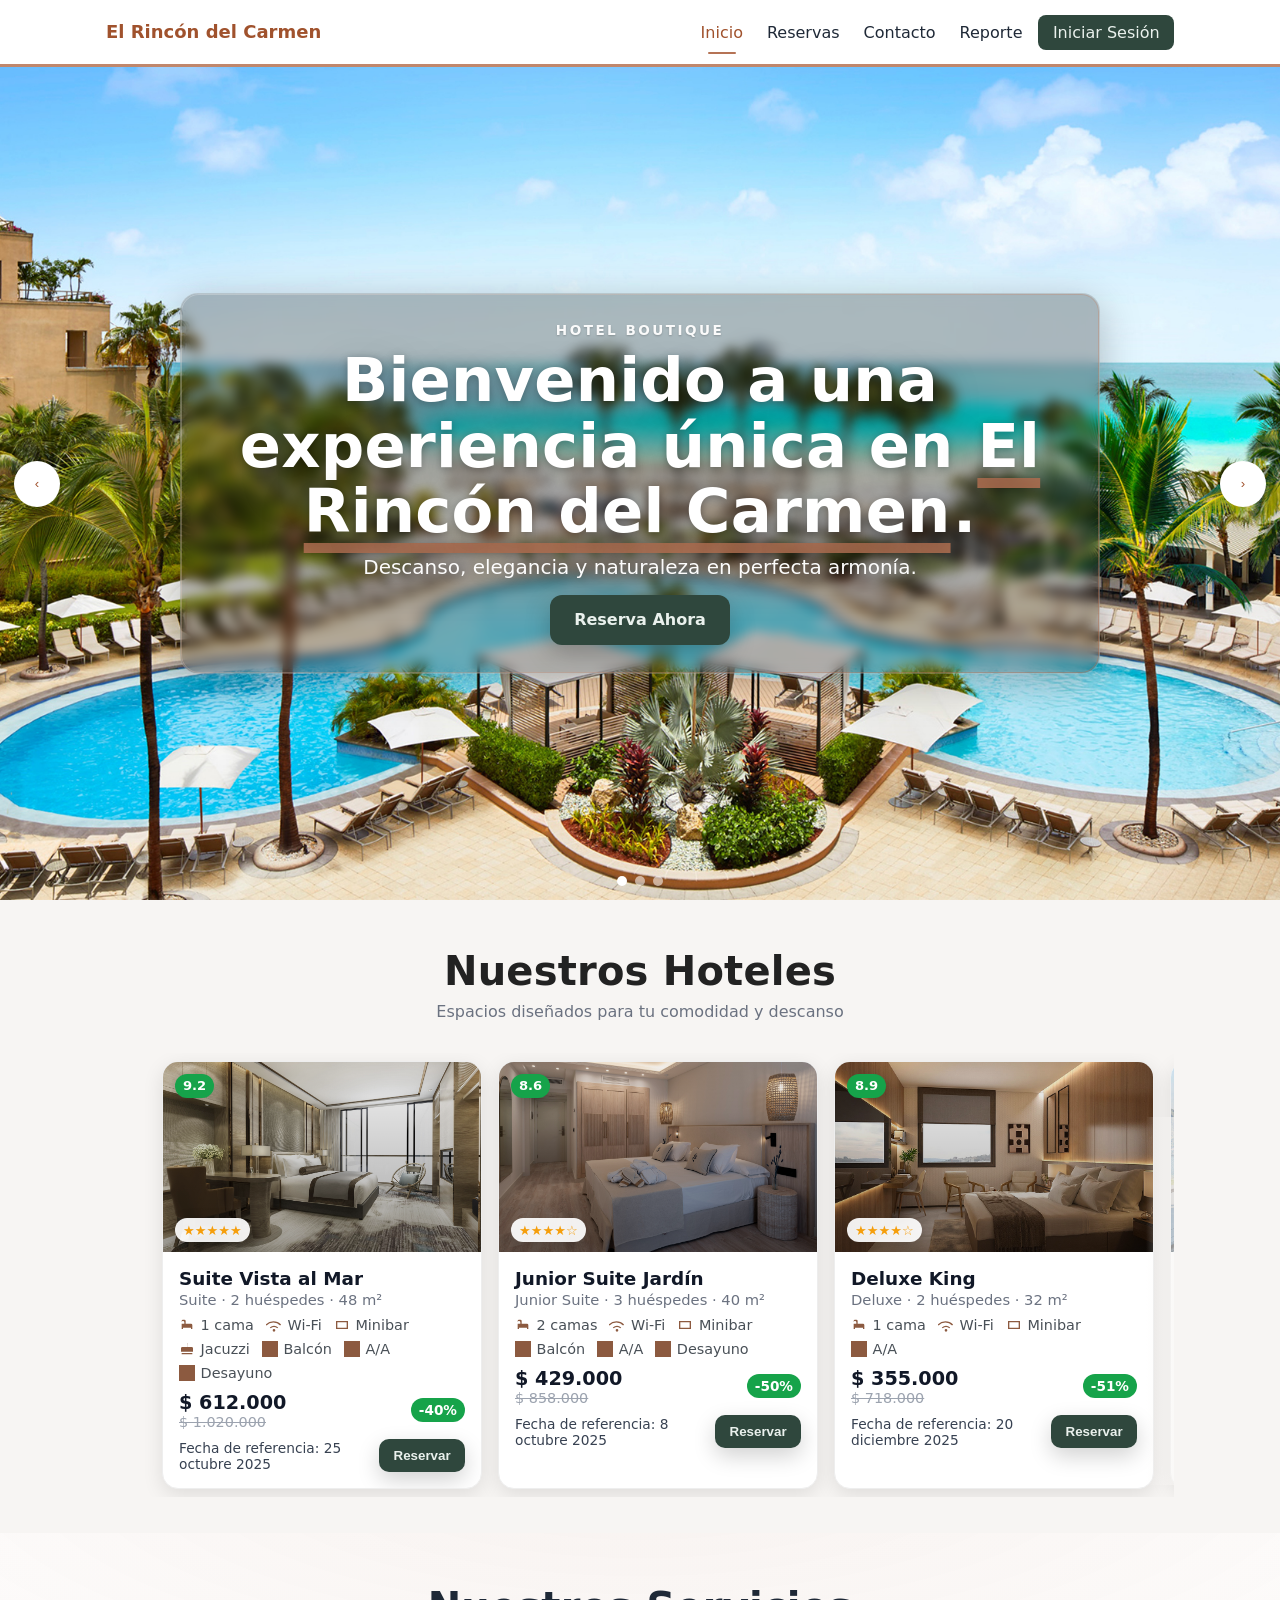
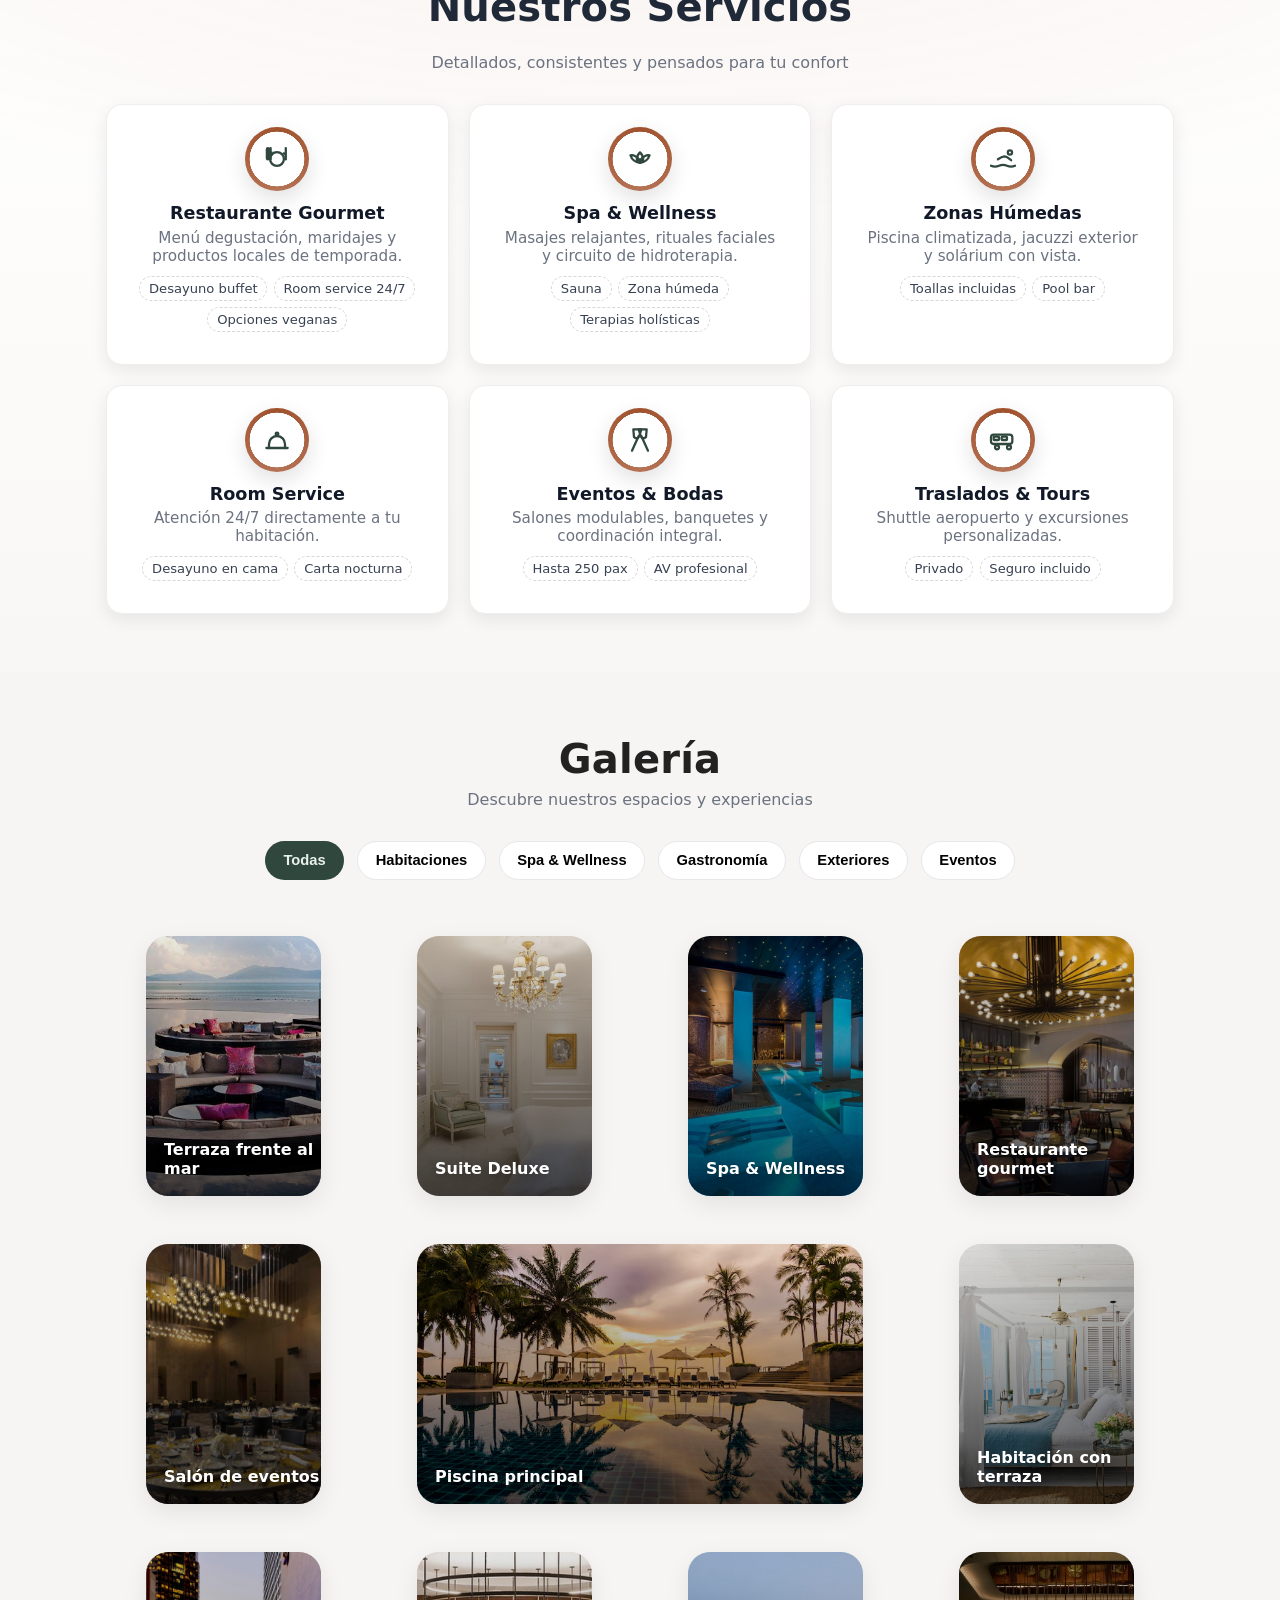
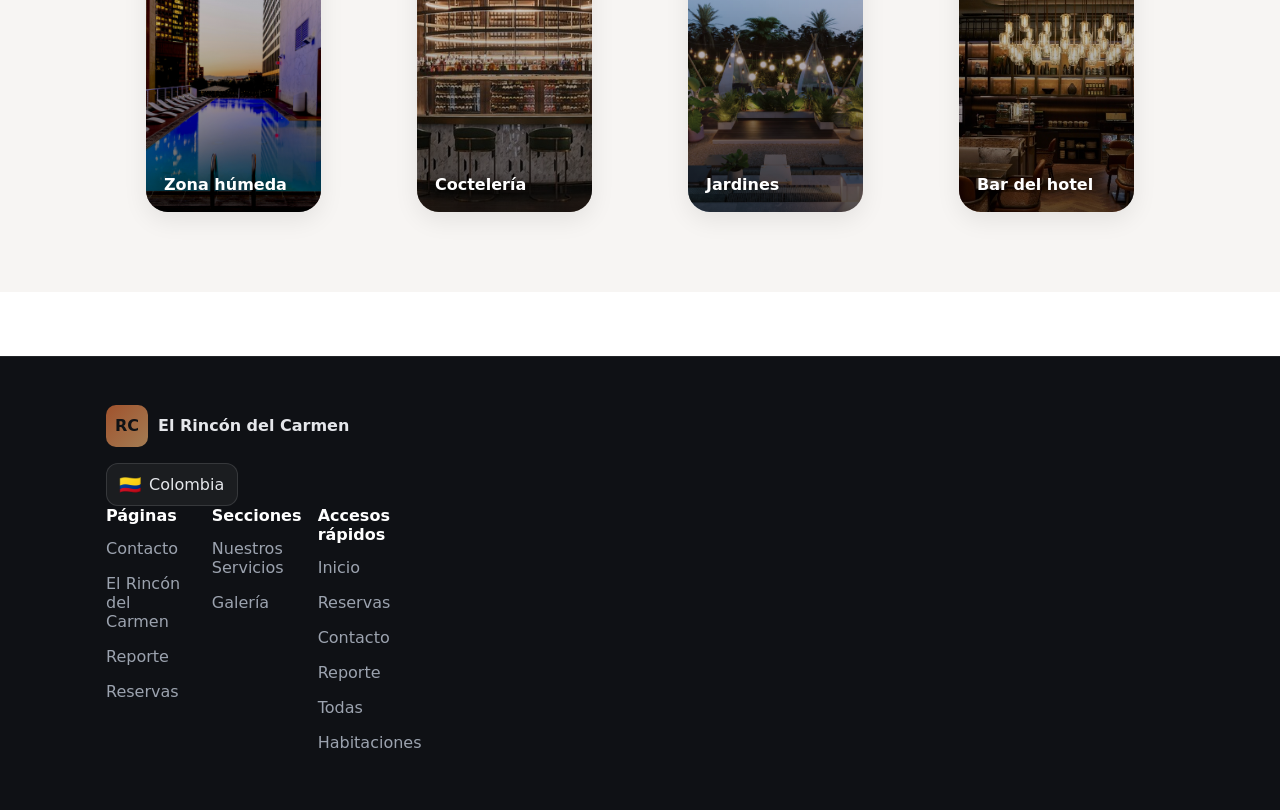
<file: index.html>
<!doctype html>
<html lang="es">
<head>
  <meta charset="utf-8" />
  <meta name="viewport" content="width=device-width, initial-scale=1" />
  <title>Hotel El Rincón del Carmen</title>

  <link rel="stylesheet" href="/css/style.css" />

  <script src="/js/app.js" defer></script>
  <script src="/js/hero-carousel.js" defer></script>
  <script src="/js/hotel.js" defer></script>
  <script src="/js/galeria.js" defer></script>
  <script src="/js/auth.js?v=3" defer></script>
  <script src="/js/luxe-pass.js" defer></script>
</head>
<body>
  <!-- Header -->
  <header class="site-header">
    <div class="container">
      <a class="brand" href="index.html">El Rincón del Carmen</a>

      <button class="nav-toggle" aria-label="Open menu" aria-expanded="false">
        <span></span><span></span><span></span>
      </button>

      <nav class="nav">
        <a href="index.html" data-active="true">Inicio</a>
        <a href="reservas.html">Reservas</a>
        <a href="contacto.html">Contacto</a>
        <a href="ocupacion.html">Reporte</a>
      </nav>

      <div class="auth">
        <a class="btn btn-login" href="#" id="btnLogin">Iniciar Sesión</a>
      </div>
    </div>
  </header>

  <!-- carrusel hero -->
  <section class="hero-slider" aria-label="Promos">
    <div class="hero-track" id="heroTrack">

      <!--  1 -->
      <article class="hero-slide is-active">
        <img src="/image/1_Ritz_Carlton_Grand_Cayman_Oceanfront_View_1920x1080.jpg
        "Vista aérea del hotel boutique El Rincón del Carmen">
        <div class="hero-overlay container">
          <div class="hero-glass">
            <p class="hero-kicker">Hotel Boutique</p>
            <h1 class="hero-title alt-title">
              Bienvenido a una experiencia única en
              <span class="hotel-name">El Rincón del Carmen</span>.
            </h1>
            <p class="hero-subtitle">Descanso, elegancia y naturaleza en perfecta armonía.</p>
            <a href="/reservas.html" class="btn btn-hero">Reserva Ahora</a>
          </div>
        </div>
      </article>

      <!--  2 -->
      <article class="hero-slide">
        <img src="/image/habitacion.jpg" alt="Habitación premium con vista al jardín">
        <div class="hero-overlay container">
          <div class="hero-glass">
            <p class="hero-kicker">Habitaciones & Suites</p>
            <h1 class="hero-title alt-title">
              Espacios pensados para tu confort en
              <span class="hotel-name">El Rincón del Carmen</span>
            </h1>
            <p class="hero-subtitle">Suites con jacuzzi, terraza y room service.</p>
            <a href="/reservas.html" class="btn btn-hero">Buscar Fechas</a>
          </div>
        </div>
      </article>

      <!-- 3 -->
      <article class="hero-slide">
        <img src="/image/spa.jpg" alt="Spa con zonas húmedas y masaje">
        <div class="hero-overlay container">
          <div class="hero-glass">
            <p class="hero-kicker">Spa & Wellness</p>
            <h1 class="hero-title alt-title">
              Renueva cuerpo y mente en
              <span class="hotel-name">El Rincón del Carmen</span>
            </h1>
            <p class="hero-subtitle">Relájate con masajes, sauna y zonas húmedas.</p>
            <a href="reservas.html" class="btn btn-hero">Conocer Más</a>
          </div>
        </div>
      </article>

    </div>

    <!-- Controles del hero -->
    <button class="hero-arrow prev" aria-label="Anterior">‹</button>
    <button class="hero-arrow next" aria-label="Siguiente">›</button>
    <div class="hero-dots" id="heroDots" role="tablist" aria-label="Selector de diapositivas"></div>
  </section>

  <section class="section-hotels">
    <div class="section-head container">
      <h2 class="section-title" >Nuestros Hoteles</h2>
      <p class="section-subtitle">Espacios diseñados para tu comodidad y descanso</p>
    </div>

    <div class="container">
      <div class="hotels-track" id="hotelsTrack">
      

      </div>
    </div>
  </section>
  <!--seccion servicios-->
  <section id="servicios" class="section-services" aria-labelledby="servicesTitle">
    <div class="container">
      <header class="section-head section-head--brand">
        <h2 id="servicesTitle" class="section-title">Nuestros Servicios</h2>
        <p class="section-subtitle">Detallados, consistentes y pensados para tu confort</p>
      </header>

      <div class="services-grid">
        <!-- Restaurante -->
        <article class="service-card">
          <div class="service-icon" aria-hidden="true">
            <svg viewBox="0 0 24 24" class="svg">
              <circle cx="12" cy="12" r="5.2" />
              <rect x="4.4" y="3.8" width="1.6" height="8.5" rx="0.8"/>
              <path d="M7.2 3.8v8.5M6.4 7h1.6M6.4 9h1.6" />
              <path d="M18.6 3.8v8.5M17 7.8c1.6 0 1.6 1 1.6 4.5" />
            </svg>
          </div>
          <h3 class="service-title">Restaurante Gourmet</h3>
          <p class="service-desc">Menú degustación, maridajes y productos locales de temporada.</p>
          <ul class="service-tags">
            <li>Desayuno buffet</li><li>Room service 24/7</li><li>Opciones veganas</li>
          </ul>
        </article>

        <!-- Spa -->
        <article class="service-card">
          <div class="service-icon" aria-hidden="true">
            <svg viewBox="0 0 24 24" class="svg">
              <path d="M12 13c2.9-3.5 4.9-4.2 7.2-3.8-1 3.1-3.2 5.1-7.2 5.7"/>
              <path d="M12 13c-2.9-3.5-4.9-4.2-7.2-3.8 1 3.1 3.2 5.1 7.2 5.7"/>
              <path d="M12 7c1.8 1.9 2.6 3.7 2.4 6-1.5.9-3.3.9-4.8 0-.2-2.3.6-4.1 2.4-6Z"/>
            </svg>
          </div>
          <h3 class="service-title">Spa & Wellness</h3>
          <p class="service-desc">Masajes relajantes, rituales faciales y circuito de hidroterapia.</p>
          <ul class="service-tags">
            <li>Sauna</li><li>Zona húmeda</li><li>Terapias holísticas</li>
          </ul>

        </article>

        <!-- Zonas húmedas -->
        <article class="service-card">
          <div class="service-icon" aria-hidden="true">
            <!-- Icono: nadador -->
            <svg viewBox="0 0 24 24" class="svg">
              <circle cx="17.2" cy="7.2" r="1.6"/>
              <path d="M3 17c2 .9 4 .9 6 0s4-.9 6 0 4 .9 6 0" />
              <path d="M8.2 12.2c1.8-1.3 3.3-2.1 4.8-2.2 1.1 0 1.8.3 2.8 1.1l2.3 1.8"/>
            </svg>
          </div>
          <h3 class="service-title">Zonas Húmedas</h3>
          <p class="service-desc">Piscina climatizada, jacuzzi exterior y solárium con vista.</p>
          <ul class="service-tags">
            <li>Toallas incluidas</li><li>Pool bar</li>
          </ul>
        </article>

        <!-- Room service -->
        <article class="service-card">
          <div class="service-icon" aria-hidden="true">
            <!-- Icono: campana -->
            <svg viewBox="0 0 24 24" class="svg">
              <path d="M4 18h16" />
              <path d="M6 18v-3a6 6 0 0 1 12 0v3" />
              <circle cx="12" cy="7.5" r="1" />
            </svg>
          </div>
          <h3 class="service-title">Room Service</h3>
          <p class="service-desc">Atención 24/7 directamente a tu habitación.</p>
          <ul class="service-tags">
            <li>Desayuno en cama</li><li>Carta nocturna</li>
          </ul>
        </article>

        <!-- Eventos -->
        <article class="service-card">
          <div class="service-icon" aria-hidden="true">
            <!-- Icono: copas -->
            <svg viewBox="0 0 24 24" class="svg">
              <path d="M7 4h6l-1.5 5c-.5 1.6-2.5 2.4-4 .8L7 4Z"/>
              <path d="M11 9 6 20" />
              <path d="M17 4h-6l1.5 5c.5 1.6 2.5 2.4 4 .8L17 4Z"/>
              <path d="M13 9 18 20" />
            </svg>
          </div>
          <h3 class="service-title">Eventos & Bodas</h3>
          <p class="service-desc">Salones modulables, banquetes y coordinación integral.</p>
          <ul class="service-tags">
            <li>Hasta 250 pax</li><li>AV profesional</li>
          </ul>
        </article>

        <!-- Traslados -->
        <article class="service-card">
          <div class="service-icon" aria-hidden="true">
            <!-- Icono: shuttle -->
            <svg viewBox="0 0 24 24" class="svg">
              <rect x="3" y="8" width="16" height="7" rx="2"/>
              <rect x="5" y="9.5" width="4" height="2.5" rx="0.6"/>
              <rect x="11" y="9.5" width="4" height="2.5" rx="0.6"/>
              <circle cx="7.5" cy="17.5" r="1.5"/>
              <circle cx="16.5" cy="17.5" r="1.5"/>
            </svg>
          </div>
          <h3 class="service-title">Traslados & Tours</h3>
          <p class="service-desc">Shuttle aeropuerto y excursiones personalizadas.</p>
          <ul class="service-tags">
            <li>Privado</li><li>Seguro incluido</li>
          </ul>
        </article>
      </div>
    </div>
  </section>
 <!-- ===== GALERÍA ===== -->
<section class="section-gallery" id="galeria">

  <div class="section-head container">
    <h2 class="section-title">Galería</h2>

    <p class="section-subtitle">
      Descubre nuestros espacios y experiencias
    </p>
  </div>

  <div class="container">

    <!-- FILTROS -->
    <div class="gallery-filters" role="tablist" aria-label="Filtrar galería">

      <button class="chip is-active" role="tab" data-filter="*">
        Todas
      </button>

      <button class="chip" role="tab" data-filter="habitaciones">
        Habitaciones
      </button>

      <button class="chip" role="tab" data-filter="spa">
        Spa & Wellness
      </button>

      <button class="chip" role="tab" data-filter="gastronomia">
        Gastronomía
      </button>

      <button class="chip" role="tab" data-filter="exteriores">
        Exteriores
      </button>

      <button class="chip" role="tab" data-filter="eventos">
        Eventos
      </button>

    </div>

    <!-- GRID -->
    <div class="gallery-grid" id="galleryGrid">

      <!-- FILA SUPERIOR -->
      <figure class="g-item exteriores" data-index="0">
        <img
          src="image/terraza.jpg"
          alt="Terraza frente al mar"
          loading="lazy"
        >

        <figcaption>
          Terraza frente al mar
        </figcaption>
      </figure>

      <figure class="g-item habitaciones" data-index="1">
        <img
          src="/image/habitacion 1.jpg"
          alt="Suite Deluxe"
          loading="lazy"
        >

        <figcaption>
          Suite Deluxe
        </figcaption>
      </figure>

      <!-- PRINCIPAL EN EL CENTRO -->
      <figure class="g-item xl exteriores" data-index="4">
        <img
          src="/image/hermosas-piscinas-al-aire-libre-lujo-hoteles-resorts_74190-7433.avif"
          alt="Piscina principal"
          loading="lazy"
        >

        <figcaption>
          Piscina principal
        </figcaption>
      </figure>

      <figure class="g-item spa" data-index="2">
        <img
          src="/image/spa1.jpeg"
          alt="Spa & Wellness"
          loading="lazy"
        >

        <figcaption>
          Spa & Wellness
        </figcaption>
      </figure>

      <!-- ALREDEDOR -->
      <figure class="g-item gastronomia" data-index="3">
        <img
          src="/image/restaurante.jpg"
          alt="Restaurante gourmet"
          loading="lazy"
        >

        <figcaption>
          Restaurante gourmet
        </figcaption>
      </figure>

      <figure class="g-item eventos" data-index="5">
        <img
          src="/image/salondeeventos.avif"
          alt="Salón de eventos"
          loading="lazy"
        >

        <figcaption>
          Salón de eventos
        </figcaption>
      </figure>

      <figure class="g-item habitaciones" data-index="6">
        <img
          src="/image/habitacionterraza.jpg"
          alt="Habitación con terraza"
          loading="lazy"
        >

        <figcaption>
          Habitación con terraza
        </figcaption>
      </figure>

      <figure class="g-item spa" data-index="7">
        <img
          src="/image/pexels-pixabay-261102.jpg"
          alt="Zona húmeda"
          loading="lazy"
        >

        <figcaption>
          Zona húmeda
        </figcaption>
      </figure>

      <figure class="g-item gastronomia" data-index="8">
        <img
          src="/image/cocteleria.jpg"
          alt="Coctelería"
          loading="lazy"
        >

        <figcaption>
          Coctelería
        </figcaption>
      </figure>

      <figure class="g-item exteriores" data-index="9">
        <img
          src="/image/jardin.avif"
          alt="Jardines"
          loading="lazy"
        >

        <figcaption>
          Jardines
        </figcaption>
      </figure>

       <figure class="g-item exteriores" data-index="10">
    <img
      src="/image/barhotel.jpg"
      alt="Bar del hotel"
      loading="lazy"
    >

    <figcaption>
      Bar del hotel
    </figcaption>
  </figure>

    </div>

  </div>
</section>
  <!-- Lightbox -->
  <div class="lightbox" id="lightbox" aria-hidden="true" aria-label="Galería ampliada" role="dialog">
    <button class="lb-btn lb-close" aria-label="Cerrar (Esc)">×</button>
    <button class="lb-btn lb-prev"  aria-label="Anterior">‹</button>
    <button class="lb-btn lb-next"  aria-label="Siguiente">›</button>
    <div class="lb-inner">
      <img id="lbImg" alt="">
      <p class="lb-caption" id="lbCap"></p>
    </div>
  </div>
</section>
  
  <div class="luxe-auth" id="luxeAuth" aria-hidden="true">
    <div class="luxe-auth__overlay" data-close></div>

    <section class="luxe-auth__card" role="dialog" aria-modal="true" aria-labelledby="luxeAuthTitle">
      <!-- Lado visual -->
      <aside class="luxe-auth__side" aria-hidden="true">
        <div class="luxe-auth__brand">
          <span class="luxe-auth__logo">RC</span>
          <strong>El Rincón del Carmen</strong>
        </div>
        <p class="luxe-auth__tag">Hospitalidad de autor</p>
      </aside>

      <!-- Panel formularios -->
      <div class="luxe-auth__panel">
        <header class="luxe-auth__head">
          <h2 id="luxeAuthTitle" class="luxe-auth__title">
            <span class="state-login">Iniciar sesión</span>
            <span class="state-register">Crear cuenta</span>
          </h2>
          <button class="luxe-auth__close" data-close aria-label="Cerrar">×</button>
        </header>

        <!-- login -->
        <form id="luxeLogin" class="luxe-form state-login" novalidate>
          <label class="luxe-field">
            <span>Correo electrónico</span>
            <input type="email" name="email" placeholder="tucorreo@dominio.com" required>
          </label>

          <label class="luxe-field">
            <span>Contraseña</span>
            <div class="luxe-pass">
              <input type="password" name="password" placeholder="••••••••" required>
              <button class="luxe-eye" type="button" aria-label="Mostrar/ocultar contraseña">👁</button>
            </div>
          </label>

          <div class="luxe-row">
            <label class="luxe-check">
              <input type="checkbox" name="remember">
              <span>Recuérdame</span>
            </label>
            <a href="#" class="luxe-link" id="luxeForgot">¿Olvidaste tu contraseña?</a>
          </div>

          <button class="luxe-btn luxe-btn--primary" type="submit">Entrar</button>

          <p class="luxe-swap">
            ¿No tienes cuenta?
            <button class="luxe-link-btn" type="button" id="goRegister">Crear cuenta</button>
          </p>

          <p class="luxe-msg" id="luxeLoginMsg" role="status" aria-live="polite"></p>
        </form>

        <!-- resgistro -->
        <form id="luxeRegister" class="luxe-form state-register" novalidate>
          <label class="luxe-field">
            <span>Nombre</span>
            <input type="text" name="name" placeholder="Tu nombre" required>
          </label>

          <label class="luxe-field">
            <span>Correo electrónico</span>
            <input type="email" name="email" placeholder="tucorreo@dominio.com" required>
          </label>

          <label class="luxe-field">
            <span>Contraseña</span>
            <div class="luxe-pass">
              <input type="password" name="password" minlength="6" placeholder="Mínimo 6 caracteres" required>
              <button class="luxe-eye" type="button" aria-label="Mostrar/ocultar contraseña">👁</button>
            </div>
          </label>

          <!--widget contraseñas-->
          <div class="pw-widget" id="pwWidget">
            <div class="pw-lock" aria-hidden="true">
              <svg class="ring" viewBox="0 0 52 52" width="52" height="52">
                <defs>
                  <linearGradient id="pwGradient" x1="0" y1="0" x2="1" y2="1">
                    <stop offset="0%"  stop-color="#f59e0b"/>
                    <stop offset="50%" stop-color="var(--color-brand)"/>
                    <stop offset="100%" stop-color="#22c55e"/>
                  </linearGradient>
                </defs>
                <circle class="bg"   cx="26" cy="26" r="18"></circle>
                <circle class="prog" cx="26" cy="26" r="18"></circle>
              </svg>
              <span class="icon"><svg  xmlns="http://www.w3.org/2000/svg" width="24" height="24"  
fill="currentColor" viewBox="0 0 24 24" >
<path d="M6 22h12c1.1 0 2-.9 2-2v-9c0-1.1-.9-2-2-2h-1V7c0-2.76-2.24-5-5-5S7 4.24 7 7v2H6c-1.1 0-2 .9-2 2v9c0 1.1.9 2 2 2M9 7c0-1.65 1.35-3 3-3s3 1.35 3 3v2H9zm-3 4h12v9h-5v-2.28c.59-.35 1-.99 1-1.72 0-1.1-.9-2-2-2s-2 .9-2 2a2 2 0 0 0 1 1.72V20H6z"></path>
</svg></span>
            </div>

            <div class="pw-label" id="pwLabel">Seguridad: —</div>
            <div class="pw-meter"><div class="fill" id="pwFill"></div></div>

            <ul class="pw-tips" id="pwTips">
              <li data-k="len">6+ caracteres</li>
              <li data-k="uc">Mayúscula</li>
              <li data-k="lc">Minúscula</li>
              <li data-k="num">Número</li>
              <li data-k="sym">Símbolo</li>
            </ul>
          </div>
          <!-- widget -->

          <label class="luxe-check">
            <input type="checkbox" name="terms" required>
            <span>Acepto los términos y condiciones</span>
          </label>

          <button class="luxe-btn luxe-btn--primary" type="submit">Registrarme</button>

          <p class="luxe-swap">
            ¿Ya tienes cuenta?
            <button class="luxe-link-btn" type="button" id="goLogin">Iniciar sesión</button>
          </p>

          <p class="luxe-msg" id="luxeRegMsg" role="status" aria-live="polite"></p>
        </form>
      </div>
    </section>
  </div>
 <!--footer-->
<footer class="luxe-footer">
  <div class="container footer-grid">

    <div class="footer-brand">
      <a class="brand-foot" href="index.html" aria-label="Ir al inicio">
        <span class="logo-foot">RC</span>
        <strong>El Rincón del Carmen</strong>
      </a>

      <label class="country-select" aria-label="Seleccionar país">
        <span class="flag">🇨🇴</span>
        <select id="countrySelect">
          <option value="CO" selected>Colombia</option>
        </select>
      </label>

      <nav class="footer-cols" aria-label="Mapa del sitio">
        <div class="col">
          <h4>Páginas</h4>
          <ul id="footPages" class="foot-list"></ul>
        </div>
        <div class="col">
          <h4>Secciones</h4>
          <ul id="footSections" class="foot-list"></ul>
        </div>
        <div class="col">
          <h4>Accesos rápidos</h4>
          <ul id="footQuick" class="foot-list"></ul>
        </div>
      </nav>
</body>
</html>
</file>
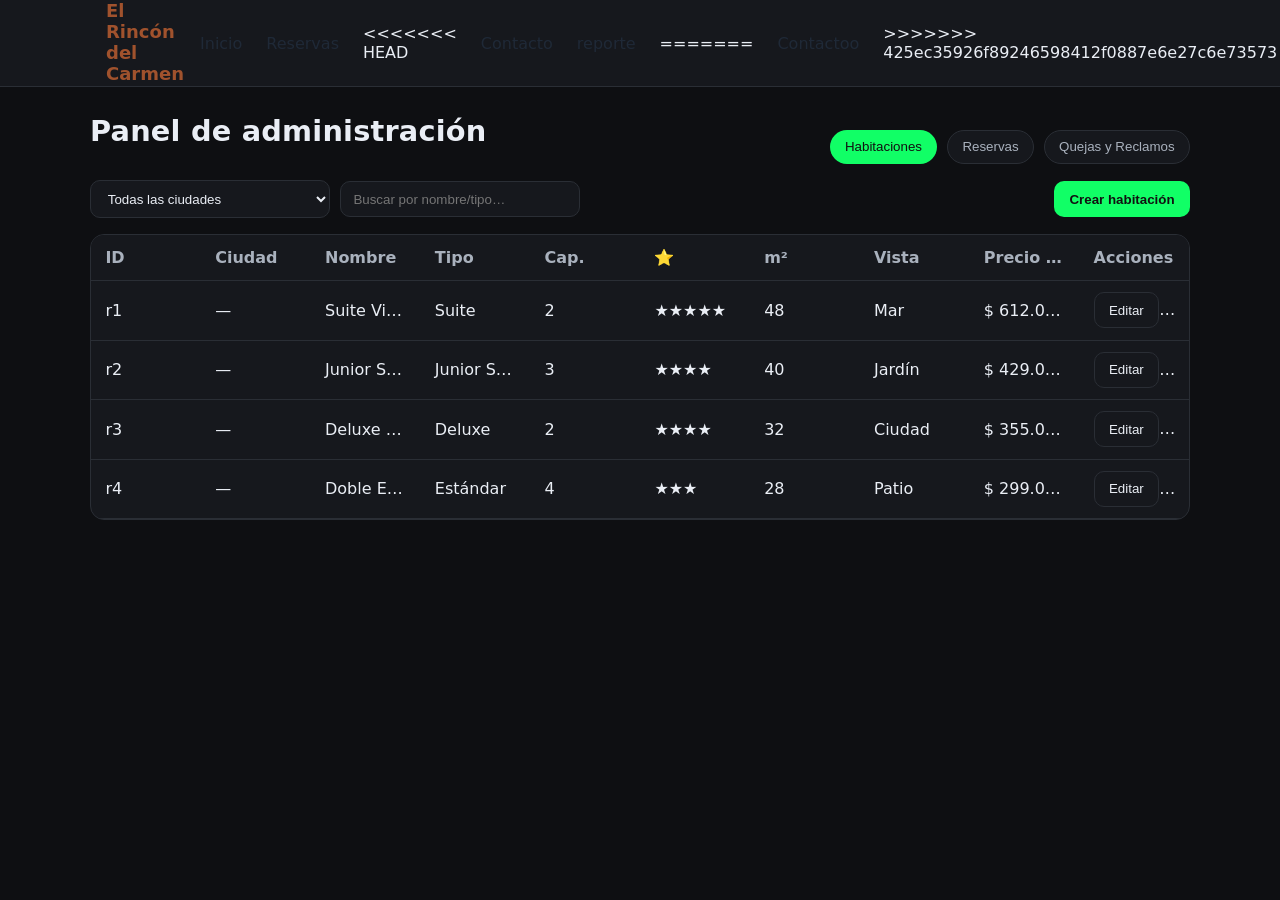
<file: admin.html>
<!doctype html>
<html lang="es">
<head>
  <meta charset="utf-8"/>
  <meta name="viewport" content="width=device-width, initial-scale=1"/>
  <title>Admin El Rincón del Carmen</title>

  <link rel="stylesheet" href="/css/style.css"/>
  <link rel="stylesheet" href="/css/admin.css"/>
  <link href="https://fonts.googleapis.com/css2?family=Playfair+Display:wght@600;800;900&family=Inter:wght@400;600;800;900&display=swap" rel="stylesheet"/>

  <script src="/js/app.js" defer></script>
  <script src="/js/auth.js" defer></script>
  <script src="/js/admin.js" defer></script>
  <script src="/js/luxe-pass.js" defer></script>
</head>
<body class="admin-body">
  <!-- Header -->
  <header class="site-header site-header--admin">
    <div class="container">
      <a class="brand" href="index.html">El Rincón del Carmen</a>
      <nav class="nav nav--admin">
        <a href="index.html">Inicio</a>
        <a href="reservas.html">Reservas</a>
<<<<<<< HEAD
        <a href="contacto.html">Contacto</a>
        <a href="ocupacion.html">reporte</a>
=======
        <a href="contacto.html">Contactoo</a>
>>>>>>> 425ec35926f89246598412f0887e6e27c6e73573
        <a href="admin.html" data-active="true">Admin</a>
      </nav>
      <div class="auth">
        <a class="btn btn-login" href="#" id="btnLogin">Iniciar Sesión</a>
      </div>
    </div>
  </header>

  <!-- Contenido -->
  <main class="admin-wrap container">
    <header class="admin-head">
      <h1>Panel de administración</h1>
      <div class="tabs" role="tablist">
        <button class="tab is-active" data-tab="rooms" role="tab" aria-selected="true">Habitaciones</button>
        <button class="tab" data-tab="bookings" role="tab">Reservas</button>
        <button class="tab" data-tab="quejas" role="tab">Quejas y Reclamos</button>
      </div>
    </header>

 <!-- Habitaciones-->
  <section id="tab-rooms" class="admin-tab is-active">
    <div class="bar">
      <div class="filters">
        <select id="fCityRooms" class="adm-select">
          <option value="all">Todas las ciudades</option>
        </select>

        <input
          id="qRooms"
          class="adm-input"
          placeholder="Buscar por nombre/tipo…"
        />
      </div>

      <button id="btnNewRoom" class="adm-btn adm-btn--primary">
        Crear habitación
      </button>
    </div>

    <div class="adm-table-wrap">
      <table class="adm-table" id="roomsTable" aria-label="Habitaciones">

        <thead>
          <tr>
            <th>ID</th>
            <th>Ciudad</th>
            <th>Nombre</th>
            <th>Tipo</th>
            <th>Cap.</th>
            <th>⭐</th>
            <th>m²</th>
            <th>Vista</th>
            <th>Precio /noche</th>
            <th>Acciones</th>
          </tr>
        </thead>

        <tbody>
        </tbody>

      </table>
    </div>
  </section>

  <!-- Reservas -->
  <section id="tab-bookings" class="admin-tab">

    <div class="bar">
      <div class="filters">

        <select id="fCityBookings" class="adm-select">
          <option value="all">Todas las ciudades</option>
        </select>

        <input
          id="qBookings"
          class="adm-input"
          placeholder="Buscar por huésped/correo…"
        />
      </div>
    </div>

    <div class="adm-table-wrap">
      <table class="adm-table" id="bookingsTable" aria-label="Reservas">

        <thead>
          <tr>
            <th>#</th>
            <th>Habitación</th>
            <th>Ciudad</th>
            <th>Huésped</th>
            <th>Correo</th>
            <th>Entrada</th>
            <th>Salida</th>
            <th>Noches</th>
            <th>Total</th>
            <th>Acciones</th>
          </tr>
        </thead>

        <tbody>
        </tbody>

      </table>
    </div>
  </section>
</body>
</html>
</file>
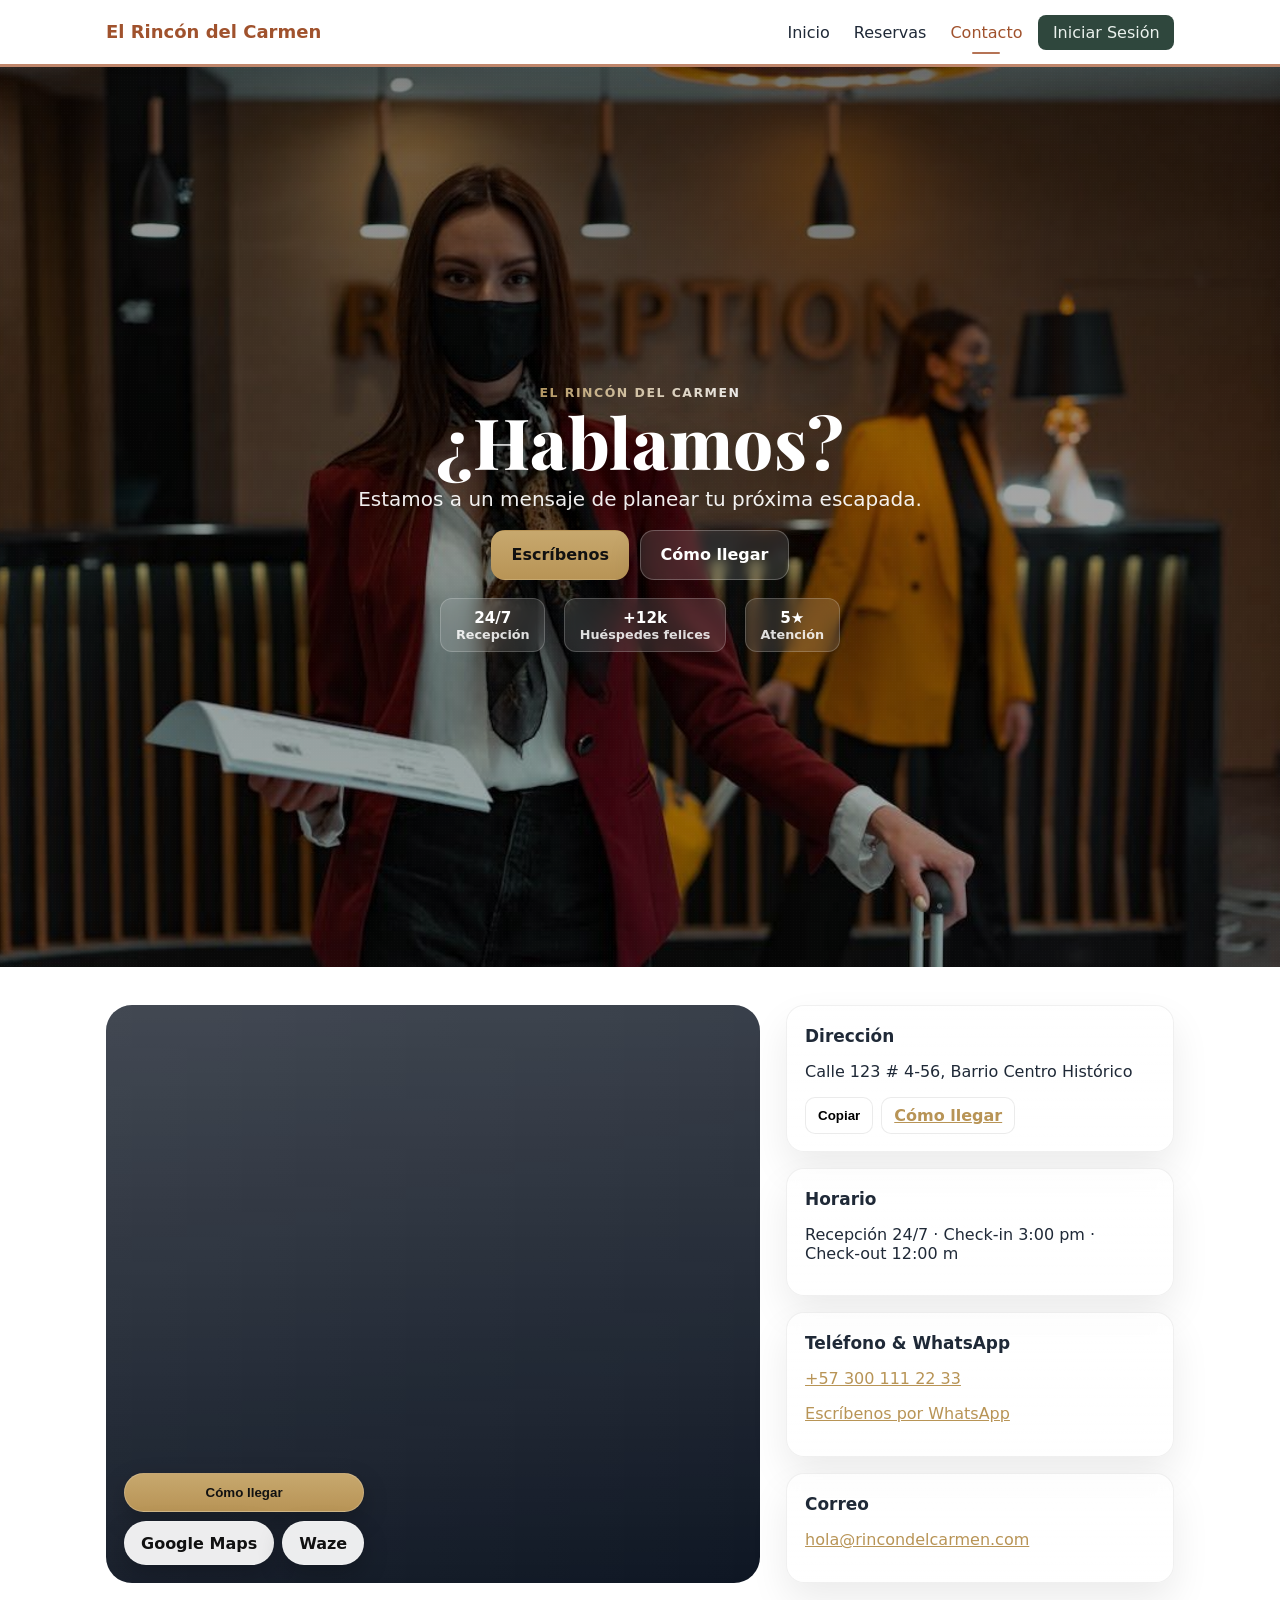
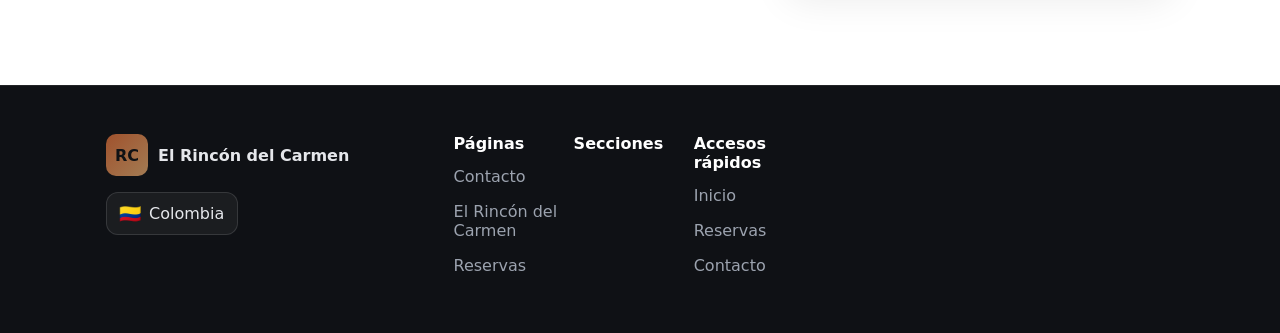
<file: contacto.html>
<!doctype html>
<html lang="es">
<head>
  <meta charset="utf-8" />
  <meta name="viewport" content="width=device-width, initial-scale=1" />
  <title>Contacto | El Rincón del Carmen</title>

  <link rel="stylesheet" href="/css/style.css" />
  <link rel="stylesheet" href="/css/contacto.css" />
  <link href="https://fonts.googleapis.com/css2?family=Playfair+Display:wght@600;800;900&family=Inter:wght@400;600;800;900&display=swap" rel="stylesheet">

  <script src="/js/app.js" defer></script>
  <script src="/js/auth.js" defer></script>
  <script src="/js/contacto.js" defer></script>
  <script src="/js/luxe-pass.js" defer></script>
</head>
<body>

  <!-- Header -->
  <header class="site-header">
    <div class="container">
      <a class="brand" href="index.html">El Rincón del Carmen</a>
      <button class="nav-toggle" aria-label="Open menu" aria-expanded="false">
        <span></span><span></span><span></span>
      </button>
      <nav class="nav">
        <a href="index.html">Inicio</a>
        <a href="reservas.html">Reservas</a>
        <a href="contacto.html" data-active="true">Contacto</a>
      </nav>
      <div class="auth">
        <a class="btn btn-login" href="#" id="btnLogin">Iniciar Sesión</a>
      </div>
    </div>
  </header>

  <section class="hero hero--contacto" aria-label="Contáctanos">
    <div class="hero-inner" data-reveal>
      <span class="hero-eyebrow">El Rincón del Carmen</span>
      <h1 class="hero-title">¿Hablamos?</h1>
      <p class="hero-subtitle">Estamos a un mensaje de planear tu próxima escapada.</p>

      <div class="hero-ctas">
        <a href="#contactForm" class="btn-hero btn-hero--primary">Escríbenos</a>
        <a href="#mapa" class="btn-hero btn-hero--ghost">Cómo llegar</a>
      </div>

      <div class="hero-stats">
        <div class="stat"><strong>24/7</strong><span>Recepción</span></div>
        <div class="stat"><strong>+12k</strong><span>Huéspedes felices</span></div>
        <div class="stat"><strong>5★</strong><span>Atención</span></div>
      </div>
    </div>
  </section>

  <!-- Mapa + tarjetas -->
  <section class="contact-wrap">
    <div class="container contact-grid">

      <!-- Mapa con iframe -->
      <div class="map-card" id="mapa" data-reveal>
        <iframe
          id="gmap"
          class="gmap"
          src="https://www.google.com/maps?q=10.3910,-75.4794&z=15&output=embed"
          width="100%"
          height="440"
          style="border:0;"
          loading="lazy"
          referrerpolicy="no-referrer-when-downgrade"
          aria-label="Mapa de ubicación">
        </iframe>

        <!-- Controles sobre el mapa -->
        <div class="map-controls">
          <button id="btnDirections" class="mc-btn" type="button">Cómo llegar</button>
          <div class="mc-row">
            <a id="gmapsLink" class="mc-chip" target="_blank" rel="noopener">Google Maps</a>
            <a id="wazeLink" class="mc-chip" target="_blank" rel="noopener">Waze</a>
          </div>
        </div>
      </div>

      <!-- Cómo encontrarnos -->
      <aside class="info-cards" data-reveal>
        <article class="info-card">
          <h3>Dirección</h3>
          <p id="addrTxt">Calle 123 # 4-56, Barrio Centro Histórico</p>
          <div class="ic-actions">
            <button class="ic-btn" data-copy="#addrTxt">Copiar</button>
            <a class="ic-btn" id="icHowTo" target="_blank" rel="noopener">Cómo llegar</a>
          </div>
        </article>

        <article class="info-card">
          <h3>Horario</h3>
          <p>Recepción 24/7 · Check-in 3:00 pm · Check-out 12:00 m</p>
        </article>

        <article class="info-card">
          <h3>Teléfono & WhatsApp</h3>
          <p><a id="telLink" href="tel:+573001112233">+57 300 111 22 33</a></p>
          <p><a id="waLink" href="https://wa.me/573001112233" target="_blank" rel="noopener">Escríbenos por WhatsApp</a></p>
        </article>

        <article class="info-card">
          <h3>Correo</h3>
          <p><a id="mailLink" href="mailto:hola@rincondelcarmen.com">hola@rincondelcarmen.com</a></p>
        </article>
      </aside>

    </div>
  </section>
   <!-- MODAL LOGIN -->
<div class="luxe-auth" id="luxeAuth" aria-hidden="true">

  <div class="luxe-auth__overlay" data-close></div>

  <section class="luxe-auth__card">

    <!-- Lado izquierdo -->
    <aside class="luxe-auth__side">
      <div class="luxe-auth__brand">
        <span class="luxe-auth__logo">RC</span>
        <strong>El Rincón del Carmen</strong>
      </div>
      <p class="luxe-auth__tag">Hospitalidad de autor</p>
    </aside>

    <!-- Panel derecho -->
    <div class="luxe-auth__panel">

      <header class="luxe-auth__head">
        <h2 id="luxeAuthTitle">
          <span class="state-login">Iniciar sesión</span>
          <span class="state-register">Crear cuenta</span>
        </h2>

        <button type="button" data-close>×</button>
      </header>

      <!-- LOGIN -->
      <form id="luxeLogin" class="luxe-form state-login" novalidate>

        <label class="luxe-field">
          <span>Correo electrónico</span>
          <input
            type="email"
            name="email"
            placeholder="tucorreo@dominio.com"
            required>
        </label>

        <label class="luxe-field">
          <span>Contraseña</span>

          <div class="luxe-pass">
            <input
              type="password"
              name="password"
              placeholder="••••••••"
              required>

            <button
                class="luxe-eye"
                type="button"
                aria-label="Mostrar contraseña">
                <span>👁️</span>
            </button>
          </div>
        </label>

        <div class="luxe-row">

          <label class="luxe-check">
            <input type="checkbox" name="remember">
            <span>Recordarme</span>
          </label>

          <a href="#" class="luxe-link" id="luxeForgot">
            ¿Olvidaste tu contraseña?
          </a>

        </div>

        <button class="luxe-btn luxe-btn--primary" type="submit">
          Entrar
        </button>

        <p class="luxe-swap">
          ¿No tienes cuenta?

          <button
            type="button"
            id="goRegister"
            class="luxe-link-btn">
            Crear cuenta
          </button>
        </p>

        <p class="luxe-msg" id="luxeLoginMsg"></p>

      </form>

      <!-- REGISTRO -->
      <form id="luxeRegister" class="luxe-form state-register" novalidate>

        <label class="luxe-field">
          <span>Nombre</span>
          <input type="text" name="name" required>
        </label>

        <label class="luxe-field">
          <span>Correo electrónico</span>
          <input type="email" name="email" required>
        </label>

        <label class="luxe-field">
          <span>Contraseña</span>

          <div class="luxe-pass">
            <input
              type="password"
              name="password"
              minlength="6"
              required>

            <button
              class="luxe-eye"
              type="button"
              aria-label="Mostrar contraseña">
              👁
            </button>
          </div>
        </label>

        <label class="luxe-check">
          <input type="checkbox" name="terms" required>
          <span>Acepto términos</span>
        </label>

        <button class="luxe-btn luxe-btn--primary" type="submit">
          Registrarme
        </button>

        <p class="luxe-swap">
          ¿Ya tienes cuenta?

          <button
            type="button"
            id="goLogin"
            class="luxe-link-btn">
            Iniciar sesión
          </button>
        </p>

        <p class="luxe-msg" id="luxeRegMsg"></p>

      </form>

    </div>
  </section> 

</div>

  <!-- FOOTER -->
  <footer class="luxe-footer">
    <div class="container footer-grid">

      <div class="footer-brand">
        <a class="brand-foot" href="index.html" aria-label="Ir al inicio">
          <span class="logo-foot">RC</span>
          <strong>El Rincón del Carmen</strong>
        </a>
        <label class="country-select" aria-label="Seleccionar país">
          <span class="flag">🇨🇴</span>
          <select id="countrySelect">
            <option value="CO" selected>Colombia</option>
          </select>
        </label>
      </div>

      <nav class="footer-cols" aria-label="Mapa del sitio">
        <div class="col">
          <h4>Páginas</h4>
          <ul id="footPages" class="foot-list"></ul>
        </div>
        <div class="col">
          <h4>Secciones</h4>
          <ul id="footSections" class="foot-list"></ul>
        </div>
        <div class="col">
          <h4>Accesos rápidos</h4>
          <ul id="footQuick" class="foot-list"></ul>
        </div>
      </nav>

    </div>
  </footer>

</body>
</html>
</file>
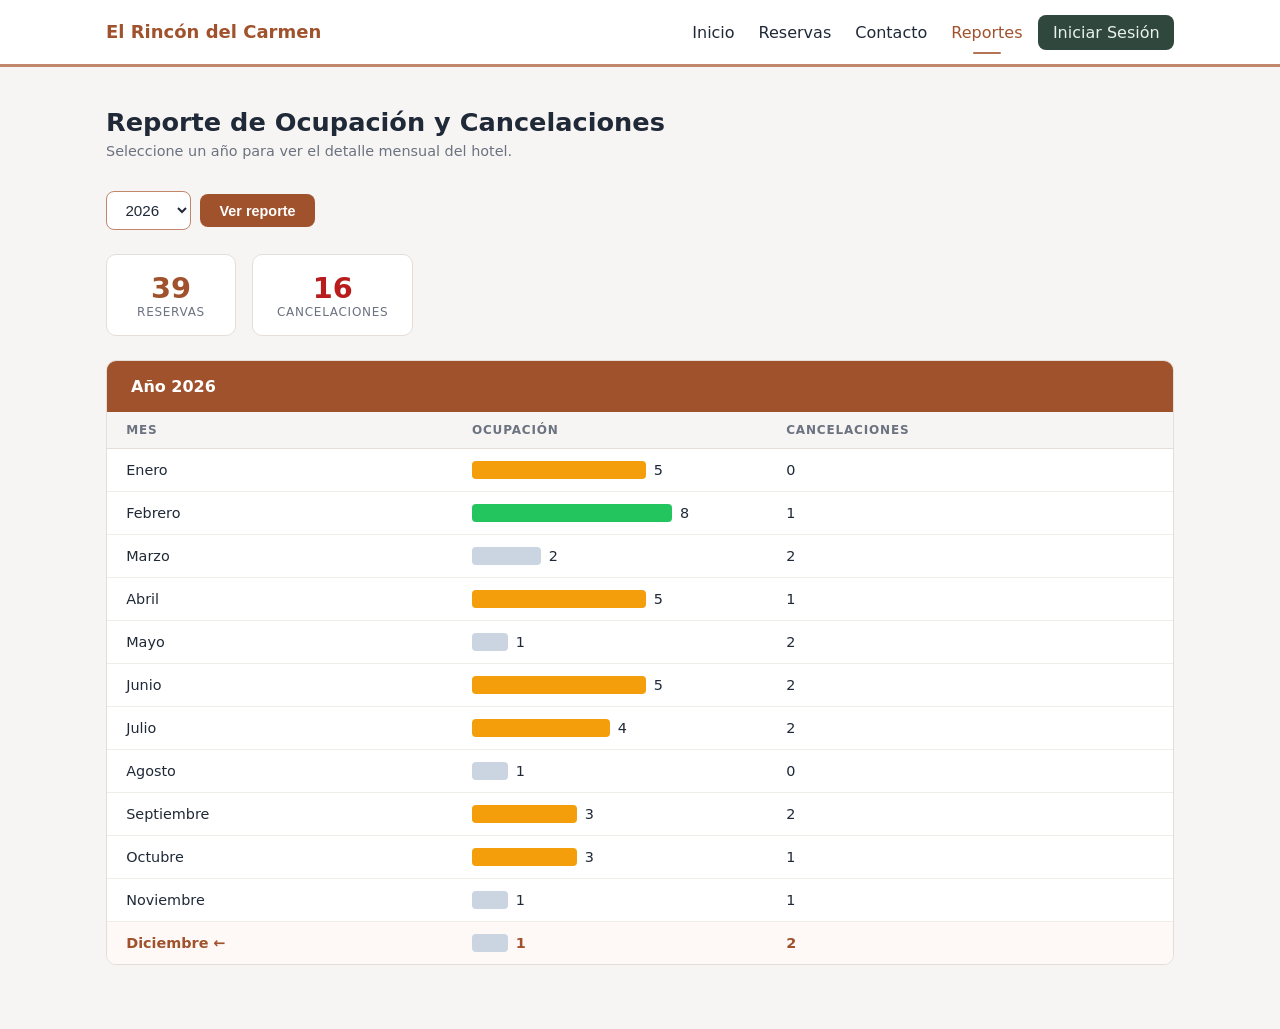
<file: ocupacion.html>
<!DOCTYPE html>
<html lang="es">
<head>
  <meta charset="UTF-8" />
  <meta name="viewport" content="width=device-width, initial-scale=1.0" />
  <title>Reporte de Ocupación · El Rincón del Carmen</title>
  <link rel="stylesheet" href="css/style.css" />
  <link rel="stylesheet" href="css/ocupaciones.css" />
  <script src="js/auth.js?v=3" defer></script>
  <script src="js/luxe-pass.js" defer></script>
  <script src="js/ocupacion.js" defer></script>

</head>
<body>

<header class="site-header">
  <div class="container">
    <a class="brand" href="index.html">El Rincón del Carmen</a>
    <button class="nav-toggle" aria-label="Abrir menú" aria-expanded="false">
      <span></span><span></span><span></span>
    </button>
    <nav class="nav">
      <a href="index.html">Inicio</a>
      <a href="reservas.html">Reservas</a>
      <a href="contacto.html">Contacto</a>
      <a href="ocupacion.html" data-active="true">Reportes</a>
    </nav>
    <div class="auth">
      <a class="btn btn-login" href="#" id="btnLogin">Iniciar Sesión</a>
    </div>
  </div>
</header>
 
<main class="reporte-page">
  <div class="container">
    <h1>Reporte de Ocupación y Cancelaciones</h1>
    <p class="sub">Seleccione un año para ver el detalle mensual del hotel.</p>
 
    <div class="filtro">
      <select id="selectAnio"></select>
      <button id="btnBuscar" type="button">Ver reporte</button>
    </div>
 
    <div class="resumen">
      <div class="res-card">
        <div class="num" id="totalOc">—</div>
        <div class="lbl">Reservas</div>
      </div>
      <div class="res-card can">
        <div class="num" id="totalCan">—</div>
        <div class="lbl">Cancelaciones</div>
      </div>
    </div>
 
    <div id="tabla" hidden>
      <h2 id="yearTitle"></h2>
      <table>
        <thead>
          <tr>
            <th>Mes</th>
            <th>Ocupación</th>
            <th>Cancelaciones</th>
          </tr>
        </thead>
        <tbody id="tbody"></tbody>
      </table>
    </div>
  </div>
</main>
 
</body>
</html>
 
</body>
</html>
</file>
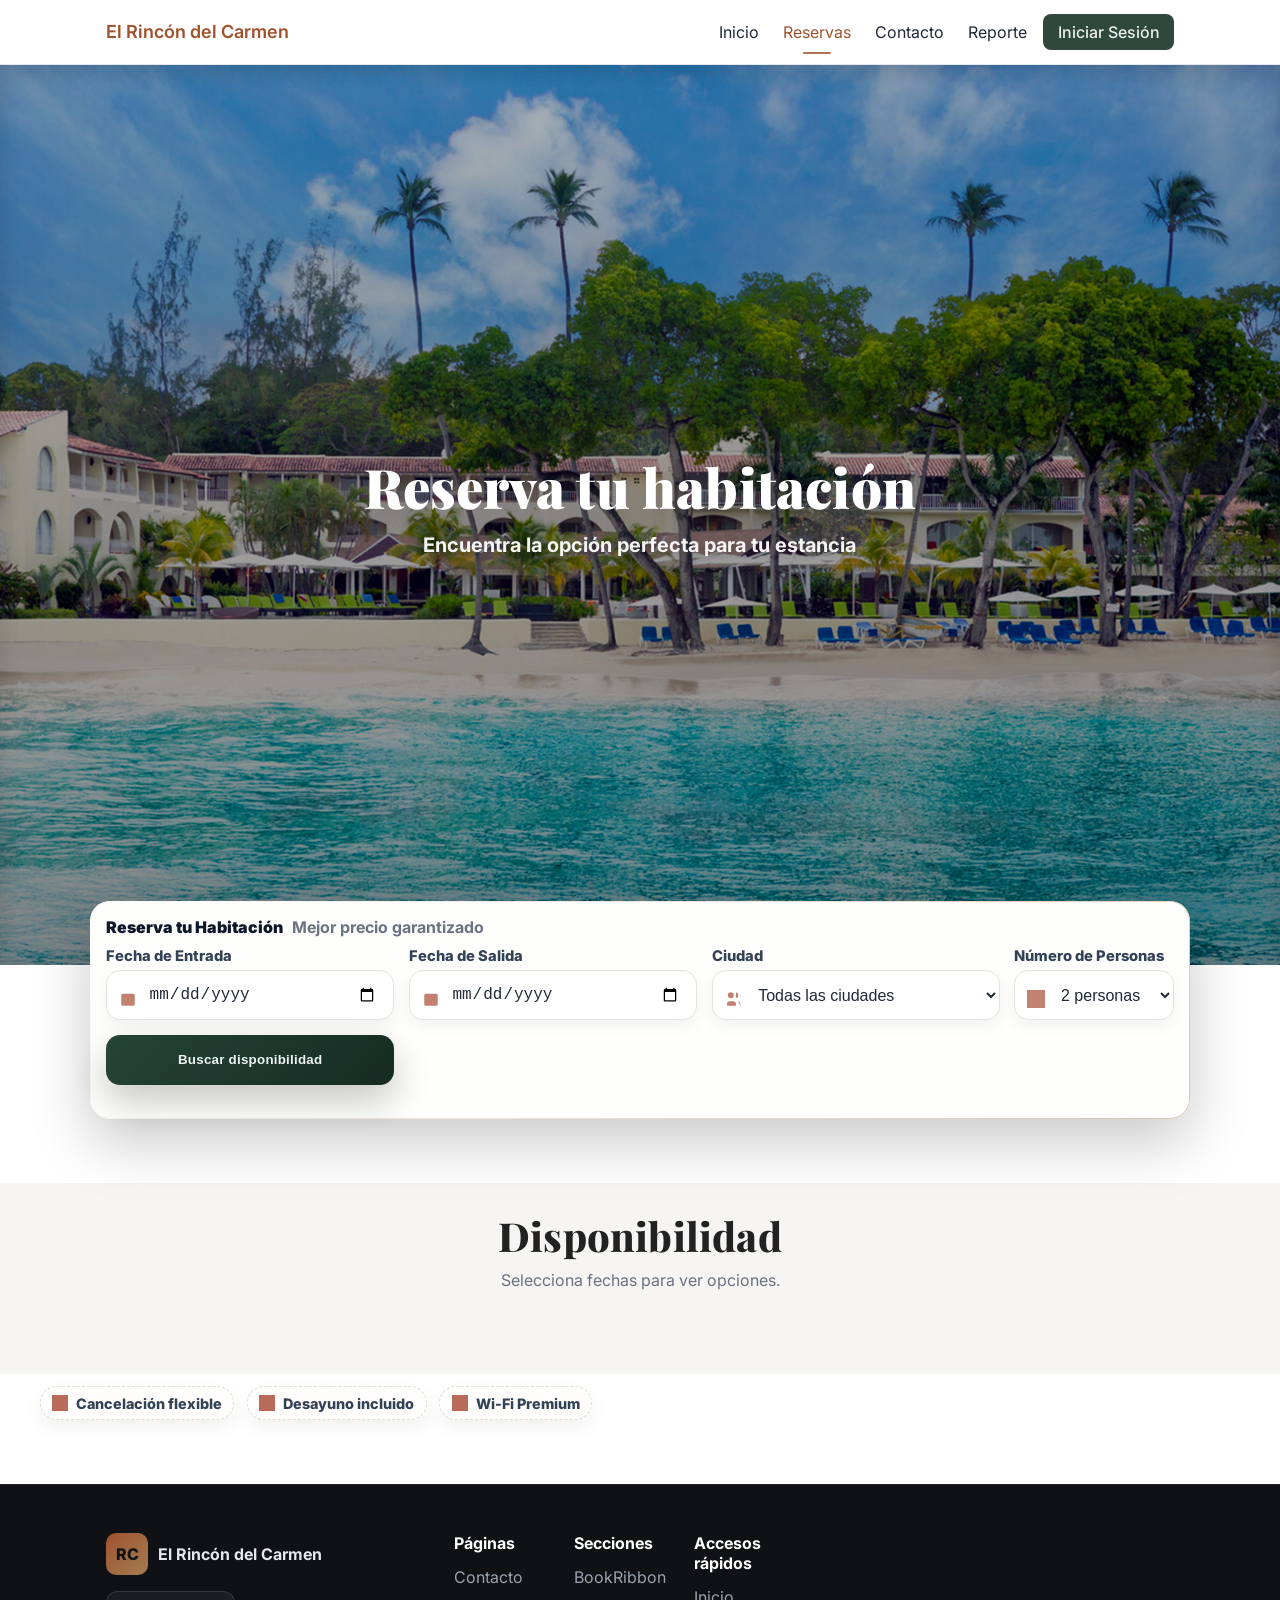
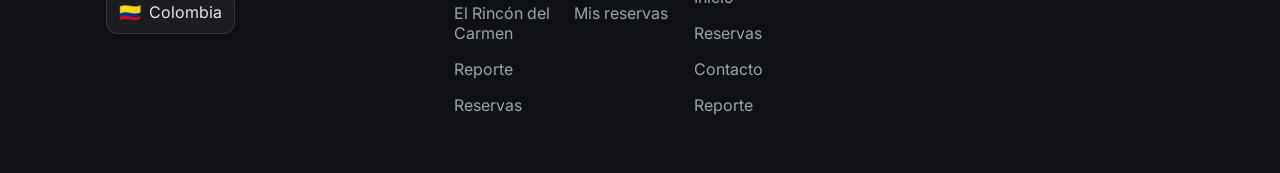
<file: reservas.html>
<!doctype html>
<html lang="es">
<head>
  <meta charset="utf-8" />
  <meta name="viewport" content="width=device-width, initial-scale=1" />
  <title>Reservas | El Rincón del Carmen</title>

  <link rel="stylesheet" href="/css/style.css" />
  <link rel="stylesheet" href="/css/reservas.css" />
  <link href="https://fonts.googleapis.com/css2?family=Playfair+Display:wght@600;800;900&family=Inter:wght@400;600;800;900&display=swap" rel="stylesheet">

  <script src="/js/app.js" defer></script>
  <script src="/js/auth.js" defer></script>
  <script src="/js/reservas.js" defer></script>
</head>
<body>
  <header class="site-header site-header--over-hero">
    <div class="container">
      <a class="brand" href="index.html">El Rincón del Carmen</a>
      <button class="nav-toggle" aria-label="Open menu" aria-expanded="false">
        <span></span><span></span><span></span>
      </button>
      <nav class="nav">
        <a href="index.html">Inicio</a>
        <a href="reservas.html" data-active="true">Reservas</a>
        <a href="contacto.html">Contacto</a>
        <a href="ocupacion.html">Reporte</a>
      </nav>
      <div class="auth">
        <a class="btn btn-login" href="#" id="btnLogin">Iniciar Sesión</a>
      </div>
    </div>
  </header>

  <!-- Banner Reservas -->
  <section class="hero hero--reservas" aria-label="Reservas">
    <div class="hero-inner">
      <h1 class="hero-title">Reserva tu habitación</h1>
      <p class="hero-subtitle">Encuentra la opción perfecta para tu estancia</p>
    </div>
  </section>

  <!-- ===== Ribbon de reservas ===== -->
  <section class="book-ribbon" id="bookRibbon" aria-label="Reserva tu habitación">
    <div class="container">
      <header class="ribbon-head">
        <div class="ribbon-badge">
          <strong>Reserva tu Habitación</strong>
          <span>Mejor precio garantizado</span>
        </div>
        <div class="night-chip" id="rbNights" hidden>—</div>
      </header>

      <form id="bookingForm" class="ribbon-form" novalidate>
        <label class="rf-field">
          <span>Fecha de Entrada</span>
          <input type="date" id="checkin" required>
        </label>

        <label class="rf-field">
          <span>Fecha de Salida</span>
          <input type="date" id="checkout" required>
        </label>

        <label class="rf-field">
          <span>Ciudad</span>
          <select id="city" required></select>
        </label>

        <label class="rf-field">
          <span>Número de Personas</span>
          <select id="guests" required>
            <option value="1">1 persona</option>
            <option value="2" selected>2 personas</option>
            <option value="3">3 personas</option>
            <option value="4">4 personas</option>
          </select>
        </label>

        <button class="rf-cta" type="submit">
          <span class="txt">Buscar disponibilidad</span>
          <span class="shine" aria-hidden="true"></span>
        </button>
      </form>

      <p class="book-msg" id="bookingMsg" aria-live="polite"></p>
    </div>
  </section>

  <main id="resultados" class="section-hotels" style="padding-top:1.6rem">
    <div class="container">
      <div class="section-head">
        <h2 class="section-title" id="resTitle">Disponibilidad</h2>
        <p class="section-subtitle" id="resSubtitle">Selecciona fechas para ver opciones.</p>
      </div>

      <div class="res-grid" id="resultsGrid" aria-live="polite"></div>
      <p id="resMsg" class="book-msg" style="text-align:center"></p>
    </div>
  </main>

  <div class="res-overlay" id="resOverlay" hidden>
    <section class="res-drawer" role="dialog" aria-modal="true" aria-labelledby="resvTitle">
      <header class="res-drawer__head">
        <h3 id="resvTitle">Confirmar reserva</h3>
        <button class="res-close" id="resClose" aria-label="Cerrar">×</button>
      </header>

      <div class="res-drawer__body" id="resvBody"></div>

      <footer class="res-drawer__foot">
        <button class="luxe-btn" id="resCancel">Cancelar</button>
        <button class="luxe-btn luxe-btn--primary" id="resConfirm">Sí</button>
      </footer>
    </section>
  </div>

  <section>
    <ul class="benefits" aria-label="Beneficios incluidos">
      <li class="benefit">
        <span class="ic ic-cancel" aria-hidden="true"></span>
        Cancelación flexible
      </li>
      <li class="benefit">
        <span class="ic ic-break" aria-hidden="true"></span>
        Desayuno incluido
      </li>
      <li class="benefit">
        <span class="ic ic-wifi" aria-hidden="true"></span>
        Wi-Fi Premium
      </li>
    </ul>
  </section>

  <div id="editOverlay" class="res-overlay" hidden>
    <div class="res-drawer res-drawer--edit" role="dialog" aria-modal="true">
      <div class="res-drawer__head">
        <h3>Editar reserva</h3>
        <button id="editClose" class="res-close" aria-label="Cerrar">×</button>
      </div>
      <div class="res-drawer__body">
        <div class="edit-grid">
          <label class="rf-field">
            <span>Nueva entrada</span>
            <input type="date" id="editCheckin">
          </label>

          <label class="rf-field">
            <span>Nueva salida</span>
            <input type="date" id="editCheckout">
          </label>

          <button id="editSave" class="luxe-btn luxe-btn--primary btn-commit" type="button">
            <span class="btn-commit__label">Guardar</span>
          </button>
        </div>

        <div class="edit-preview" aria-live="polite">
          <div class="preview-pill">
            <span class="pp-k">Noches</span>
            <span class="pp-v" id="editNights">—</span>
          </div>
          <div class="preview-pill">
            <span class="pp-k">Total estimado</span>
            <span class="pp-v" id="editTotal">—</span>
          </div>
        </div>

        <p class="res-note">Validamos disponibilidad y que no se cruce con otras reservas tuyas.</p>
      </div>
    </div>
  </div>
  <section id="myBookingsSec" class="section-hotels" hidden>
    <div class="container">
      <div class="section-head">
        <h2 class="section-title">Mis reservas</h2>
        <p class="section-subtitle"></p>
      </div>
      <div id="myBookingsList" class="res-grid"></div>
    </div>
  </section>

  <section>
    <div class="container" id="contenedorQuejas"></div>
  </section>
  <!-- MODAL LOGIN -->
  <div class="luxe-auth" id="luxeAuth" aria-hidden="true">

    <div class="luxe-auth__overlay" data-close></div>

    <section class="luxe-auth__card">

      <aside class="luxe-auth__side">

        <div class="luxe-auth__brand">
          <span class="luxe-auth__logo">
            RC
          </span>

          <strong>
            El Rincón del Carmen
          </strong>
        </div>

        <p class="luxe-auth__tag">
          Hospitalidad de autor
        </p>

      </aside>


      <div class="luxe-auth__panel">

        <header class="luxe-auth__head">

          <h2 id="luxeAuthTitle">

            <span class="state-login">
              Iniciar sesión
            </span>

            <span class="state-register">
              Crear cuenta
            </span>

          </h2>

          <button data-close>
            ×
          </button>

        </header>


        <!-- LOGIN -->

        <form id="luxeLogin" class="luxe-form state-login">

          <label class="luxe-field">

            <span>Correo</span>

            <input
              type="email"
              name="email"
              required
            >

          </label>


          <label class="luxe-field">

            <span>Contraseña</span>

            <div class="luxe-pass">

              <input
                type="password"
                name="password"
                required
              >

              <button
                class="luxe-eye"
                type="button"
              >
                👁
              </button>

            </div>

          </label>

          <label class="luxe-check">

            <input
              type="checkbox"
              name="remember"
            >

            <span>
              Recordarme
            </span>

          </label>

          <button
            class="luxe-btn luxe-btn--primary"
            type="submit"
          >
            Entrar
          </button>

          <p class="luxe-swap">

            ¿No tienes cuenta?

            <button
              type="button"
              id="goRegister"
              class="luxe-link-btn"
            >
              Crear cuenta
            </button>

          </p>

          <p id="luxeLoginMsg"></p>

        </form>


        <!-- REGISTRO -->

        <form id="luxeRegister" class="luxe-form state-register">

          <label class="luxe-field">

            <span>Nombre</span>

            <input
              type="text"
              name="name"
              required
            >

          </label>

          <label class="luxe-field">

            <span>Correo</span>

            <input
              type="email"
              name="email"
              required
            >

          </label>

          <label class="luxe-field">

            <span>Contraseña</span>

            <div class="luxe-pass">

              <input
                type="password"
                name="password"
                required
              >

              <button
                class="luxe-eye"
                type="button"
              >
                👁
              </button>

            </div>

          </label>

          <label class="luxe-check">

            <input
              type="checkbox"
              name="terms"
              required
            >

            <span>
              Acepto términos
            </span>

          </label>

          <button
            class="luxe-btn luxe-btn--primary"
            type="submit"
          >
            Registrarme
          </button>

          <p class="luxe-swap">

            ¿Ya tienes cuenta?

            <button
              type="button"
              id="goLogin"
              class="luxe-link-btn"
            >
              Iniciar sesión
            </button>

          </p>

          <p id="luxeRegMsg"></p>

        </form>

      </div>

    </section>

  </div>
  
  <footer class="luxe-footer">
    <div class="container footer-grid">
      <div class="footer-brand">
        <a class="brand-foot" href="index.html" aria-label="Ir al inicio">
          <span class="logo-foot">RC</span>
          <strong>El Rincón del Carmen</strong>
        </a>
        <label class="country-select" aria-label="Seleccionar país">
          <span class="flag">🇨🇴</span>
          <select id="countrySelect">
            <option value="CO" selected>Colombia</option>
          </select>
        </label>
      </div>

      <nav class="footer-cols" aria-label="Mapa del sitio">
        <div class="col">
          <h4>Páginas</h4>
          <ul id="footPages" class="foot-list"></ul>
        </div>
        <div class="col">
          <h4>Secciones</h4>
          <ul id="footSections" class="foot-list"></ul>
        </div>
        <div class="col">
          <h4>Accesos rápidos</h4>
          <ul id="footQuick" class="foot-list"></ul>
        </div>
      </nav>
    </div>
  </footer>
</body>
</html>
</file>
<file: css/style.css>
/* ========== RESET & BASE ========== */
* { box-sizing: border-box; }
html, body { margin: 0; padding: 0; }
body { font-family: system-ui, -apple-system, Segoe UI, Roboto, Arial, sans-serif; color: #1f2937; }
.container { max-width: 1100px; margin: 0 auto; padding: 0 1rem; }

/* ========== VARIABLES ========== */
:root{
  --color-brand:#a0522d;
  --color-brand-underline:#b57355;
  --color-text:#1f2937;
  --color-muted:#6b7280;
  --color-header-bg:#ffffff;
  --color-border:#c0876c;
  --color-button:#2f473d;
  --color-button-text:#eaf1ed;

  --radius-lg: 12px;
  --radius-md: 10px;
  --shadow-lg: 0 10px 30px rgba(0,0,0,.25);
  --shadow-md: 0 6px 16px rgba(0,0,0,.12);

  /* Hero */
  --hero-start:#b57355;
  --hero-end:#9d5f46;
  --header-height: 64px;
  --hero-height: calc(100vh - var(--header-height));
  --hero-overlay-start: rgba(181,115,85,.72);
  --hero-overlay-end:   rgba(157,95,70,.55);

  /* Secciones */
  --color-section-bg:#f7f5f3;

  /* Badges rating */
  --color-ok:#22c55e;
  --color-mid:#f59e0b;
  --color-low:#ef4444;
}
@supports (height: 100svh) {
  :root{ --hero-height: calc(100svh - var(--header-height)); }
}

/* Accesibilidad */
a:focus, button:focus{ outline: 3px solid rgba(160,82,45,.35); outline-offset: 2px; }

/* ========== HEADER ========== */
.site-header{
  position: sticky; top: 0; z-index: 50;
  background: var(--color-header-bg);
  border-bottom: 3px solid var(--color-border);
}
.site-header .container{
  display: grid;
  grid-template-columns: 1fr auto auto;
  align-items: center;
  gap: 1rem;
  min-height: 64px;
}
.brand{
  font-weight: 600; font-size: 1.125rem; text-decoration: none;
  color: var(--color-brand); border-bottom: 2px solid transparent;
}
.brand:hover{ border-bottom-color: var(--color-brand-underline); }

.nav{ display: flex; align-items: center; gap: 1.5rem; }
.nav a{
  position: relative; text-decoration: none; color: var(--color-text);
  padding: .25rem 0; transition: color .2s ease;
}
.nav a:hover{ color: var(--color-brand); }
.nav a[data-active="true"]{ color: var(--color-brand); }
.nav a[data-active="true"]::after{
  content: ""; position: absolute; left: 0; right: 0; bottom: -8px;
  margin: 0 auto; width: 28px; height: 2px; background: var(--color-brand-underline); border-radius: 2px;
}

.btn{
  display: inline-flex; align-items: center; justify-content: center;
  padding: .5rem .9rem; border-radius: 8px; text-decoration: none; font-weight: 500;
  transition: transform .06s ease, filter .2s ease, opacity .2s; user-select: none;
}
.btn:active{ transform: translateY(1px); }
.btn-login{ background: var(--color-button); color: var(--color-button-text); }
.btn-login:hover{ filter: brightness(1.05); }
.btn-hero{
  background: var(--color-button); color: var(--color-button-text);
  padding: .95rem 1.5rem; border-radius: var(--radius-lg); box-shadow: var(--shadow-lg); font-weight: 700;
}
.btn-hero:hover{ filter: brightness(1.06); }

.nav-toggle{
  display: none; width: 42px; height: 36px; border: 1px solid #e5e7eb; border-radius: 8px; background: #fff;
  align-items: center; justify-content: center; gap: 4px; padding: 6px;
}
.nav-toggle span{ display: block; width: 20px; height: 2px; background: #374151; border-radius: 2px; }
@media (max-width: 880px){
  .site-header .container{ grid-template-columns: auto auto auto; }
  .nav-toggle{ display: inline-flex; }
  .nav{
    position: absolute; top: 64px; left: 0; right: 0;
    background: var(--color-header-bg); border-bottom: 3px solid var(--color-border);
    display: none; flex-direction: column; padding: .75rem 1rem 1rem; gap: 1rem;
  }
  .nav.open{ display: flex; }
}

.hero{
  background: linear-gradient(180deg, var(--hero-start) 0%, var(--hero-end) 100%);
  min-height: 70vh; display: grid; place-items: center; text-align: center; color: #fff;
  position: relative; overflow: hidden;
}
.hero::before{ content: ""; position: absolute; inset: 0; box-shadow: inset 0 8px 20px rgba(0,0,0,.12); pointer-events: none; }
.hero-inner{ padding: 4rem 1rem; }
.hero-title{
  font-size: clamp(2rem, 4vw + 1rem, 4rem);
  line-height: 1.1; margin: 0 0 1rem; font-weight: 800; letter-spacing: .2px;
  text-shadow: 0 2px 6px rgba(0,0,0,.18);
}
.hero-subtitle{
  font-size: clamp(1rem, 1.2vw + .6rem, 1.25rem);
  margin: 0 auto 2rem; max-width: 900px; color: rgba(255,255,255,.92);
}
@media (max-width: 640px){ .hero-inner{ padding: 3rem 1rem; } }

/* ========== HERO — IMAGE CAROUSEL ========== */
.hero-slider{ position: relative; height: var(--hero-height); overflow: hidden; color: #fff; }
.hero-track{ position: relative; width: 100%; height: 100%; }
.hero-slide{ position: absolute; inset: 0; opacity: 0; pointer-events: none; transition: opacity .6s ease; }
.hero-slide.is-active{ opacity: 1; pointer-events: auto; }
.hero-slide img{ position: absolute; inset: 0; width: 100%; height: 100%; object-fit: cover; }
.hero-slide::before{
  content: ""; position: absolute; inset: 0;
  background: linear-gradient(180deg, var(--hero-overlay-start) 0%, var(--hero-overlay-end) 100%);
  box-shadow: inset 0 8px 20px rgba(0,0,0,.12);
}
.hero-overlay{ position: relative; z-index: 2; height: 100%; display: grid; place-items: center; text-align: center; padding: 2rem 1rem; }

/* Flechas + Dots */
.hero-arrow{
  position: absolute; top: 50%; transform: translateY(-50%);
  width: 46px; height: 46px; border-radius: 999px; background: #fff; color: var(--color-brand);
  border: none; box-shadow: var(--shadow-lg); display: grid; place-items: center; cursor: pointer; z-index: 5;
}
.hero-arrow.prev{ left: 14px; }
.hero-arrow.next{ right: 14px; }
.hero-arrow:active{ transform: translateY(-50%) scale(.98); }
.hero-dots{ position: absolute; left: 0; right: 0; bottom: 14px; display: flex; gap: 8px; justify-content: center; z-index: 6; }
.hero-dots button{
  width: 10px; height: 10px; border-radius: 999px; background: rgba(255,255,255,.55);
  border: none; padding: 0; cursor: pointer;
}
.hero-dots button[aria-selected="true"]{ background: #fff; }

/* ========== HERO — GLASS PANEL PREMIUM ========== */
.hero-glass{
  --glass-bg: rgba(18, 18, 18, .28);
  --glass-border: rgba(255,255,255,.22);
  --glass-shadow: 0 10px 40px rgba(0,0,0,.25);

  width: min(920px, 92%);
  margin: 0 auto;
  padding: clamp(1rem, 2vw + .5rem, 1.75rem) clamp(1rem, 2.4vw + .6rem, 2rem);
  border-radius: 18px;
  background: var(--glass-bg);
  border: 1px solid var(--glass-border);
  backdrop-filter: blur(6px);
  -webkit-backdrop-filter: blur(6px);
  box-shadow: var(--glass-shadow);
  position: relative;
}
.hero-glass::before{
  content: ""; position: absolute; inset: 0; border-radius: inherit; padding: 1px;
  background: linear-gradient(135deg, rgba(255,255,255,.35), color-mix(in oklab, var(--color-brand-underline) 65%, transparent));
  -webkit-mask:
    linear-gradient(#000 0 0) content-box,
    linear-gradient(#000 0 0);
          mask:
    linear-gradient(#000 0 0) content-box,
    linear-gradient(#000 0 0);
  -webkit-mask-composite: xor;
          mask-composite: exclude;
  pointer-events: none; opacity: .75;
}
.alt-title{
  font-weight: 800; font-size: clamp(2rem, 4.8vw + .4rem, 3.8rem);
  line-height: 1.08; max-width: 20ch; margin: 0 auto .65rem;
  text-shadow: 0 2px 8px rgba(0,0,0,.28), 0 18px 46px rgba(0,0,0,.35);
}
.hotel-name{
  background: none; padding: 0 .04em;
  text-decoration-line: underline;
  text-decoration-color: color-mix(in oklab, var(--color-brand-underline) 88%, transparent);
  text-decoration-thickness: .16em; text-underline-offset: .18em;
}
.hero-kicker{
  margin: 0 0 .6rem; padding: 0; background: transparent !important; border: 0 !important;
  color: rgba(255,255,255,.95); font-size: .85rem; font-weight: 700; letter-spacing: .18em; text-transform: uppercase;
  text-shadow: 0 1px 2px rgba(0,0,0,.2);
}
.hero-subtitle{ color: rgba(255,255,255,.98); margin: .25rem 0 1rem; text-shadow: 0 2px 10px rgba(0,0,0,.25); }
.hero-glass .btn-hero{ box-shadow: 0 8px 24px rgba(0,0,0,.25); }
.hero-glass .btn-hero:hover{ filter: brightness(1.07); }
@media (max-width: 640px){
  .hero-glass{ padding: 1rem 1.1rem; width: min(680px, 94%); }
  .alt-title{ font-size: clamp(1.7rem, 6.2vw + .6rem, 2.6rem); }
}

/* ========== SECCIÓN: NUESTROS HOTELES (CARRUSEL) ========== */
.section-hotels{ background: var(--color-section-bg); padding: 3rem 0 2.25rem; overflow: hidden; }
.section-head{ text-align: center; margin-bottom: 1rem; }
.section-title{
  font-size: clamp(1.6rem, 2.8vw + 1rem, 2.4rem);
  margin: 0 0 .4rem; font-weight: 800; color: #222; letter-spacing: .2px;
}
.section-subtitle{ margin: 0; color: #6b7280; font-size: 1.05rem; }

/* Track con flechas DENTRO + arrastre */
.hotels-track{
  position: relative; display: flex; gap: 16px;
  overflow-x: auto; overflow-y: hidden; scroll-snap-type: x mandatory;
  scroll-behavior: smooth; padding: 8px 56px;
  scroll-padding-left: 56px;
}
.hotels-track::after{ content:""; flex:0 0 8px; }
/* Estado al arrastrar (lo activa el JS) */
.hotels-track.is-dragging{
  cursor: grabbing;
  user-select: none;
  scroll-behavior: auto;
}
/* Fades laterales para insinuar más contenido */
.section-hotels .container{ position: relative; }
.section-hotels .container::before,
.section-hotels .container::after{
  content:""; position:absolute; top:64px; bottom:12px; width:44px; z-index:4;
  pointer-events:none;
  background: linear-gradient(to right, var(--color-section-bg) 0%, rgba(247,245,243,0));
}
.section-hotels .container::before{ left:0; }
.section-hotels .container::after{ right:0; transform:scaleX(-1); }

/* Flechas internas del track */
.track-arrow{
  position: sticky; top: 50%; transform: translateY(-50%);
  width: 46px; height: 46px; border-radius: 999px; background: #fff; border: none; box-shadow: var(--shadow-lg);
  display: grid; place-items: center; cursor: pointer; flex: 0 0 auto; z-index: 5;
}
.track-arrow span{ font-size:22px; color: var(--color-brand); line-height:1; }
.track-arrow:hover{ filter:brightness(1.03); box-shadow: var(--shadow-md); }
.track-arrow:active{ transform: translateY(-50%) scale(.98); }
.track-arrow.prev{ left: 8px; margin-left: -40px; }
.track-arrow.next{ right: 8px; margin-right: -40px; }
.track-arrow.is-disabled{ opacity:.4; pointer-events:none; }

/* Tarjeta (única definición) */
.hotel-card{
  position: relative; scroll-snap-align: start;
  flex: 0 0 320px; background: #fff; border: 1px solid #eee; border-radius: 16px;
  overflow: hidden; box-shadow: 0 6px 20px rgba(0,0,0,.10);
  transition: transform .18s ease, box-shadow .18s ease, border-color .18s ease;
}
.hotel-card:hover{
  transform: translateY(-4px);
  border-color: #e8e1db;
  box-shadow: 0 14px 32px rgba(0,0,0,.18);
}
@media (max-width: 640px){ .hotel-card{ flex-basis: 86%; } }

/* Media */
.hotel-media{ position: relative; width: 100%; height: 190px; overflow: hidden; }
.hotel-media img{
  width: 100%; height: 100%; object-fit: cover; display:block;
  transform: scale(1.03); transition: transform .35s ease;
}
.hotel-card:hover .hotel-media img{ transform: scale(1.07); }
.hotel-media::after{
  content:""; position:absolute; inset:0;
  background: linear-gradient(180deg, rgba(0,0,0,.05) 0%, rgba(0,0,0,.35) 100%);
}

/* Chips */
.hotel-chip{
  position: absolute; z-index: 2; display: inline-flex; align-items: center; gap: .35rem;
  padding: .28rem .5rem; border-radius: 999px; font-weight: 700; font-size: .82rem;
  box-shadow: 0 6px 16px rgba(0,0,0,.22);
}
.chip-score{ left: 12px; top: 12px; background: #16a34a; color: #fff; }
.chip-city{ right: 12px; top: 12px; background: rgba(255,255,255,.92); color: #1f2937; font-weight: 600; }
.chip-stars{ left: 12px; bottom: 10px; background: rgba(255,255,255,.92); color:#f59e0b; font-weight: 700; }

/* Body */
.hotel-body{ padding: 1rem 1rem 1rem; }
.hotel-title{ margin:0; font-size:1.15rem; font-weight:800; color:#111827; }
.hotel-sub{ margin:.15rem 0 .55rem; color:#6b7280; font-size:.92rem; }

/* Features */
.hotel-features{ display:flex; flex-wrap:wrap; gap:.5rem .75rem; margin:.1rem 0 .6rem; }
.feature{ display:inline-flex; align-items:center; gap:.35rem; color:#495057; font-size:.9rem; }
.fi{
  width:16px; height:16px; display:inline-block; background:#8c5a40;
  -webkit-mask: center/contain no-repeat;
          mask: center/contain no-repeat;
}
/* Iconos con prefijo + estándar */
.fi-bed{
  -webkit-mask-image:url('data:image/svg+xml;utf8,<svg xmlns="http://www.w3.org/2000/svg" viewBox="0 0 24 24"><path d="M4 6a2 2 0 0 1 2-2h2a2 2 0 0 1 2 2v4h8a2 2 0 0 1 2 2v6h-2v-2H6v2H4V6Zm4 2a2 2 0 1 0-4 0v2h4V8Z"/></svg>');
          mask-image:url('data:image/svg+xml;utf8,<svg xmlns="http://www.w3.org/2000/svg" viewBox="0 0 24 24"><path d="M4 6a2 2 0 0 1 2-2h2a2 2 0 0 1 2 2v4h8a2 2 0 0 1 2 2v6h-2v-2H6v2H4V6Zm4 2a2 2 0 1 0-4 0v2h4V8Z"/></svg>');
}
.fi-wifi{
  -webkit-mask-image:url('data:image/svg+xml;utf8,<svg xmlns="http://www.w3.org/2000/svg" viewBox="0 0 24 24"><path d="M12 18a2 2 0 1 0 2 2 2 2 0 0 0-2-2Zm6.36-2.36a10 10 0 0 0-12.72 0l1.41 1.41a8 8 0 0 1 9.9 0Zm4.24-4.24a16 16 0 0 0-23.2 0l1.41 1.41a14 14 0 0 1 20.38 0Z"/></svg>');
          mask-image:url('data:image/svg+xml;utf8,<svg xmlns="http://www.w3.org/2000/svg" viewBox="0 0 24 24"><path d="M12 18a2 2 0 1 0 2 2 2 2 0 0 0-2-2Zm6.36-2.36a10 10 0 0 0-12.72 0l1.41 1.41a8 8 0 0 1 9.9 0Zm4.24-4.24a16 16 0 0 0-23.2 0l1.41 1.41a14 14 0 0 1 20.38 0Z"/></svg>');
}
.fi-mini{
  -webkit-mask-image:url('data:image/svg+xml;utf8,<svg xmlns="http://www.w3.org/2000/svg" viewBox="0 0 24 24"><path d="M3 6h18v12H3Zm2 2v8h14V8Z"/></svg>');
          mask-image:url('data:image/svg+xml;utf8,<svg xmlns="http://www.w3.org/2000/svg" viewBox="0 0 24 24"><path d="M3 6h18v12H3Zm2 2v8h14V8Z"/></svg>');
}
.fi-hot-tub{
  -webkit-mask-image:url('data:image/svg+xml;utf8,<svg xmlns="http://www.w3.org/2000/svg" viewBox="0 0 24 24"><path d="M4 18h16v2H4Zm1-9h14a2 2 0 0 1 2 2v5H3v-5a2 2 0 0 1 2-2Zm7.5-6C14 5 12 5.5 12 7s2 2 2 3-2 1.5-2 3"/></svg>');
          mask-image:url('data:image/svg+xml;utf8,<svg xmlns="http://www.w3.org/2000/svg" viewBox="0 0 24 24"><path d="M4 18h16v2H4Zm1-9h14a2 2 0 0 1 2 2v5H3v-5a2 2 0 0 1 2-2Zm7.5-6C14 5 12 5.5 12 7s2 2 2 3-2 1.5-2 3"/></svg>');
}

/* Precio & CTA */
.price-block{
  display:grid; grid-template-columns: 1fr auto; align-items:end; gap:.5rem; margin:.4rem 0 0;
}
.price-now{ font-weight:900; font-size:1.2rem; color:#111827; }
.price-old{ color:#9ca3af; text-decoration:line-through; font-size:.9rem; }
.discount-badge{
  align-self:center; background:#16a34a; color:#fff; font-weight:800; font-size:.85rem;
  padding:.25rem .5rem; border-radius:999px;
}
.card-actions{ display:flex; justify-content:space-between; align-items:center; gap:.5rem; margin-top:.6rem; }
.btn-card{
  background: var(--color-button); color: var(--color-button-text);
  border:none; border-radius:10px; padding:.55rem .9rem; font-weight:700; cursor:pointer;
  box-shadow: 0 8px 22px rgba(0,0,0,.18);
  transition: filter .18s ease, transform .06s ease;
}
.btn-card:hover{ filter: brightness(1.07); }
.btn-card:active{ transform: translateY(1px); }
.ref-date{ font-size:.86rem; color:#374151; }

/* ======= Historia (título con “pastilla” brand) ======= */
#historia .section-head,
.section-story .section-head{ text-align: center; }
#historia .section-title,
.section-story .section-title{
  display: inline-block;
  margin: 0 auto .6rem;
  padding: .35rem .9rem;
  background: linear-gradient(180deg, var(--hero-start) 0%, var(--hero-end) 100%);
  color: #fff;
  border-radius: 12px;
  box-shadow: 0 8px 22px rgba(0,0,0,.18);
  text-shadow: 0 2px 6px rgba(0,0,0,.18);
}
#historia .section-title::after,
.section-story .section-title::after{
  content: "";
  display: block;
  width: 56%;
  height: 3px;
  margin: .5rem auto 0;
  background: rgba(255,255,255,.72);
  border-radius: 999px;
}

/* ========= Servicios ========= */
.section-services{
  position: relative;
  padding: 3.2rem 0 3.6rem;
  background:
    radial-gradient(1800px 600px at 50% -10%, rgba(160,82,45,.08), transparent 60%),
    linear-gradient(180deg, #fff 0%, #f9f7f5 100%);
}

/* título con barra “marca” (genérico) */
.section-head--brand .section-title{
  display:inline-block; margin:0 auto .6rem; padding:.35rem .9rem;
  background: linear-gradient(180deg, var(--hero-start) 0%, var(--hero-end) 100%);
  color:#fff; border-radius:12px;
  box-shadow: 0 8px 22px rgba(0,0,0,.18);
  text-shadow: 0 2px 6px rgba(0,0,0,.18);
}
.section-head--brand .section-title::after{
  content:""; display:block; width:56%; height:3px; margin:.5rem auto 0;
  background: rgba(255,255,255,.72); border-radius:999px;
}

/* grid responsivo */
.services-grid{
  margin-top: 1.25rem;
  display: grid;
  grid-template-columns: repeat(3, minmax(0,1fr));
  gap: 20px;
}
@media (max-width: 980px){
  .services-grid{ grid-template-columns: repeat(2, minmax(0,1fr)); }
}
@media (max-width: 620px){
  .services-grid{ grid-template-columns: 1fr; }
}

/* cards */
.service-card{
  background:#fff;
  border:1px solid #eee;
  border-radius:16px;
  padding: 1.1rem 1.2rem 1.2rem;
  box-shadow: 0 6px 18px rgba(0,0,0,.08);
  transition: transform .18s ease, box-shadow .18s ease, border-color .18s ease;
  opacity: 0; transform: translateY(18px); /* para animación de entrada */
}
.service-card:hover{
  transform: translateY(-6px);
  border-color:#eadfd8;
  box-shadow: 0 14px 30px rgba(0,0,0,.16);
}

/* icono circular con borde degradado */
.service-icon{
  --ring: conic-gradient(from 0deg, var(--color-brand), var(--color-brand-underline), var(--color-brand));
  width:64px; height:64px; margin:.25rem auto .75rem;
  border-radius:50%;
  display:grid; place-items:center;
  background:
    radial-gradient(circle at 50% 50%, #fff 60%, transparent 61%),
    var(--ring);
  box-shadow: 0 8px 22px rgba(0,0,0,.12);
}
.service-icon .svg{
  width:32px; height:32px;
  fill:none; stroke: var(--color-button);
  stroke-width:1.7; stroke-linecap:round; stroke-linejoin:round;
}

/* textos */
.service-title{
  text-align:center; margin:.25rem 0 .35rem;
  font-weight:800; color:#111827; font-size:1.1rem;
}
.service-desc{
  text-align:center; color:#6b7280; margin:0 auto .7rem; max-width:28ch; font-size:.95rem;
}

/* tags */
.service-tags{
  display:flex; flex-wrap:wrap; gap:.4rem; justify-content:center;
  list-style:none; padding:0; margin:.15rem 0 .8rem 0;
}
.service-tags li{
  font-size:.82rem; color:#374151; background:#fff;
  border:1px dashed #d7d7d7; padding:.25rem .55rem; border-radius:999px;
}

/* CTA */
.service-cta{
  display:inline-flex; align-items:center; justify-content:center;
  margin:0 auto; padding:.5rem .9rem; border-radius:10px;
  border:1px solid var(--color-button);
  color: var(--color-button);
  text-decoration:none; font-weight:700; transition: all .18s ease;
}
.service-cta:hover{
  background: var(--color-button);
  color: var(--color-button-text);
  filter: brightness(1.03);
}

.service-card.is-visible{ opacity:1; transform:none; }
@media (prefers-reduced-motion: reduce){
  .service-card{ opacity:1; transform:none; }
}
/* =========================================================
   GALERÍA PREMIUM SIN HUECOS
========================================================= */

.section-gallery{
  background: var(--color-section-bg);
  padding:4rem 0;
}

.section-head{
  text-align:center;
  margin-bottom:2rem;
}

.section-title{
  font-size:2.5rem;
  font-weight:800;
  margin-bottom:.5rem;
}

.section-subtitle{
  color:#6b7280;
  font-size:1rem;
}

.gallery-filters{
  display:flex;
  justify-content:center;
  flex-wrap:wrap;
  gap:.8rem;
  margin-bottom:2.5rem;
}

.gallery-filters .chip{
  background:#fff;
  border:1px solid #e5e7eb;
  border-radius:999px;
  padding:.65rem 1.1rem;
  font-size:.92rem;
  font-weight:700;
  cursor:pointer;
  transition:transform .25s ease, background .25s ease, color .25s ease;
}

.gallery-filters .chip:hover{
  transform:translateY(-2px);
}

.gallery-filters .chip.is-active{
  background:var(--color-button);
  color:var(--color-button-text);
  border-color:transparent;
}

/* =========================================================
   GRID BASE (DESKTOP)
========================================================= */

.gallery-grid{
  display:grid;
  grid-template-columns:repeat(4, 1fr);
  gap:16px;
  grid-auto-flow:dense;
}

.g-item{
  position:relative;
  overflow:hidden;
  height:260px;
  border-radius:22px;
  background:#ddd;
  cursor:pointer;
  box-shadow:0 8px 24px rgba(0,0,0,.08);
  transition:transform .35s ease, box-shadow .35s ease;
}

.g-item.xl{
  grid-column:2 / span 2;
  height:260px;
}

.g-item.top-right{
  grid-column:4;
  grid-row:1;
}

.g-item img{
  width:100%;
  height:100%;
  object-fit:cover;
  display:block;
  transition:transform .6s ease;
}

.g-item::after{
  content:"";
  position:absolute;
  inset:0;
  background:linear-gradient(to top, rgba(0,0,0,.65), rgba(0,0,0,.08));
}

.g-item figcaption{
  position:absolute;
  left:18px;
  bottom:18px;
  z-index:2;
  color:#fff;
  font-size:1rem;
  font-weight:800;
  text-shadow:0 2px 10px rgba(0,0,0,.35);
}

.g-item:hover{
  transform:translateY(-5px);
  box-shadow:0 16px 34px rgba(0,0,0,.15);
}

.g-item:hover img{
  transform:scale(1.08);
}

/* =========================================================
   RESPONSIVE TABLET (≤ 992px)
========================================================= */

@media (max-width: 992px){

  .gallery-grid{
    grid-template-columns:repeat(2, 1fr);
    gap:14px;
  }

  .g-item{
    height:240px;
  }

  .g-item.xl{
    grid-column:1 / -1;
    height:260px;
  }

  .g-item.top-right{
    grid-column:auto;
    grid-row:auto;
  }
}

/* =========================================================
   RESPONSIVE MÓVIL (≤ 600px)
========================================================= */

@media (max-width: 600px){

  .gallery-grid{
    grid-template-columns:1fr;
    gap:12px;
  }

  .g-item{
    height:220px;
  }

  /* XL se comporta como item normal */
  .g-item.xl{
    grid-column:auto;
    height:230px;
  }

  /* Se elimina cualquier posición fija */
  .g-item.top-right{
    grid-column:auto;
    grid-row:auto;
  }

  .section-title{
    font-size:1.9rem;
  }
}

/* Lightbox */
.lightbox{
  position: fixed; inset: 0; z-index: 60;
  background: rgba(0,0,0,.8);
  display: none; align-items: center; justify-content: center;
  padding: 2rem 1rem;
}
.lightbox.is-open{ display:flex; }
.lb-inner{
  max-width: 92vw; max-height: 88vh;
  display:grid; gap: .75rem; justify-items:center;
}
.lb-inner img{
  max-width: 100%; max-height: 78vh; object-fit: contain; border-radius: 10px;
  box-shadow: 0 18px 50px rgba(0,0,0,.35);
}
.lb-caption{
  color:#fff; margin:0; font-weight:600; text-align:center;
}

.lb-btn{
  position:absolute; top: 16px;
  width: 44px; height: 44px; border-radius:999px; border:none;
  background: #fff; color:#111; font-size:26px; font-weight:700;
  display:grid; place-items:center; cursor:pointer;
  box-shadow: 0 10px 30px rgba(0,0,0,.25);
}
.lb-close{ right: 16px; }
.lb-prev{ left: 16px; top: 50%; transform: translateY(-50%); }
.lb-next{ right:16px; top: 50%; transform: translateY(-50%); }

@media (max-width: 700px){
  .g-item.xl{ grid-column: span 1; grid-row: span 1; aspect-ratio: 4 / 3; }
}

.section-services .section-title{
  background: transparent !important;
  color: var(--color-text) !important;
  box-shadow: none !important;
  text-shadow: none !important;
  padding: 0 !important;
  border-radius: 0 !important;
}
.section-services .section-title::after{
  content:"";
  display:block;
  width:120px;
  height:4px;
  margin:.6rem auto 0;
  background: var(--color-brand-underline);
  border-radius:999px;
}
/* Evita que la variante “brand” se aplique dentro de Servicios */
.section-services .section-head--brand .section-title,
.section-services .section-head--brand .section-title::after{
  background: transparent !important;
  box-shadow: none !important;
}
/* ===== AUTH LUXE (modal premium) ===== */
:root{
  --lux-bg: rgba(20,20,20,.45);
  --lux-stroke: rgba(255,255,255,.18);
  --lux-shadow: 0 20px 50px rgba(0,0,0,.35);
  --lux-gold: #c8a97e;
  --lux-ink: #0f172a;
  --lux-cream: #f8f6f2;
  --auth-side-img: url(/image/hotell.jpg); 
}

.luxe-auth{
  position: fixed; inset: 0; z-index: 1200;
  display: none; align-items: center; justify-content: center;
}
.luxe-auth.is-open{ display:flex; }
.luxe-auth__overlay{
  position:absolute; inset:0; background: rgba(0,0,0,.72);
  backdrop-filter: blur(2px);
}

.luxe-auth__card{
  position: relative; z-index: 1;
  width: min(980px, 94vw); min-height: 520px;
  display: grid; grid-template-columns: 42% 58%;
  border-radius: 22px; overflow: hidden;
  background: var(--lux-bg);
  border: 1px solid var(--lux-stroke);
  box-shadow: var(--lux-shadow);
  backdrop-filter: blur(12px);
  -webkit-backdrop-filter: blur(12px);
}
@media (max-width: 880px){
  .luxe-auth__card{ grid-template-columns: 1fr; min-height: auto; }
}

/* Lado visual */
.luxe-auth__side{
  position: relative;
  background:
    linear-gradient(180deg, rgba(0,0,0,.25), rgba(0,0,0,.45)),
    var(--auth-side-img) center/cover no-repeat;
  display: grid; align-content: end; gap: .35rem;
  padding: 1.8rem;
  color: #fff;
}
@media (max-width: 880px){ .luxe-auth__side{ display:none; } }
.luxe-auth__brand{
  display:flex; align-items:center; gap:.6rem;
  font-weight: 800; letter-spacing:.2px;
}
.luxe-auth__logo{
  width:42px; height:42px; border-radius:999px; display:grid; place-items:center;
  background: radial-gradient(65% 65% at 50% 30%, #fff, #f3e7d9);
  color: var(--lux-ink);
  box-shadow: 0 10px 24px rgba(0,0,0,.35), inset 0 0 0 2px rgba(255,255,255,.85);
  font-weight: 900;
}
.luxe-auth__tag{
  margin:0; opacity:.92; font-weight:600; letter-spacing:.08em; text-transform:uppercase;
}

/* Panel formularios */
.luxe-auth__panel{
  background: linear-gradient(180deg, rgba(255,255,255,.94), rgba(255,255,255,.98));
  color: var(--lux-ink);
  padding: 1.4rem 1.6rem 1.6rem;
  display:grid; grid-template-rows:auto 1fr;
}
@media (max-width: 420px){ .luxe-auth__panel{ padding: 1.1rem; } }

.luxe-auth__head{
  display:flex; align-items:center; justify-content:space-between; gap:.5rem; margin-bottom:.4rem;
}
.luxe-auth__title{
  margin:0; font-weight:900; letter-spacing:.2px;
  font-size: clamp(1.3rem, 2.2vw, 1.6rem);
}
.luxe-auth__title .state-register{ display:none; }
.luxe-auth__card.is-register .luxe-auth__title .state-login{ display:none; }
.luxe-auth__card.is-register .luxe-auth__title .state-register{ display:inline; }

.luxe-auth__close{
  width:38px; height:38px; border-radius:999px; border:none; cursor:pointer;
  background:#fff; box-shadow: 0 10px 30px rgba(0,0,0,.12);
  font-size:22px; line-height:1;
}

/* Formularios */
.luxe-form{ display:grid; gap:.75rem; align-content:start; }
.luxe-form.state-register{ display:none; }
.luxe-auth__card.is-register .luxe-form.state-login{ display:none; }
.luxe-auth__card.is-register .luxe-form.state-register{ display:grid; }

.luxe-field{ display:grid; gap:.35rem; }
.luxe-field > span{ font-weight:700; font-size:.92rem; color:#374151; }
.luxe-field input{
  width:100%; padding:.8rem .9rem; border-radius:14px; border:1px solid #e5e7eb;
  font-size:1rem; background:#fff;
  transition: box-shadow .15s ease, border-color .15s ease;
}
.luxe-field input:focus{
  outline:none; border-color: var(--lux-gold);
  box-shadow: 0 0 0 4px rgba(200,169,126,.18);
}

.luxe-pass{ position:relative; }
.luxe-eye{
  position:absolute; top:50%; right:8px; transform:translateY(-50%);
  width:38px; height:38px; border-radius:12px; border:1px solid #ececec;
  background:#fff; cursor:pointer;
}

.luxe-row{
  display:flex; align-items:center; justify-content:space-between; gap:.6rem;
}
.luxe-check{ display:inline-flex; align-items:center; gap:.5rem; }
.luxe-check input{ width:18px; height:18px; }
.luxe-link, .luxe-link-btn{
  background:none; border:none; color:#1f2937; text-decoration:underline; cursor:pointer; font-weight:700;
}
.luxe-link:hover, .luxe-link-btn:hover{ color:#111; }

.luxe-btn{
  display:inline-flex; align-items:center; justify-content:center;
  gap:.5rem; padding:.85rem 1.1rem; border-radius:14px; border:1px solid transparent;
  cursor:pointer; font-weight:800; letter-spacing:.2px;
  transition: filter .18s ease, transform .06s ease, box-shadow .18s;
}
.luxe-btn:active{ transform: translateY(1px); }
.luxe-btn--primary{
  background: linear-gradient(135deg, var(--lux-gold), #b08963);
  color:#111; box-shadow: 0 16px 36px rgba(200,169,126,.35);
}
.luxe-btn--primary:hover{ filter:brightness(1.05); }

/* Mensajes inline */
.luxe-msg{ margin:.25rem 0 0; min-height: 1.25rem; font-weight:700; font-size:.92rem; }
.luxe-msg.ok{ color:#15803d; }
.luxe-msg.err{ color:#b91c1c; }
.luxe-msg.info{ color:#1d4ed8; }

/* Pequeños */
.luxe-swap{ margin:.35rem 0 0; font-size:.95rem; }

/* Animación entrada */
.luxe-auth__card{
  opacity:0; transform: translateY(10px) scale(.985);
  animation: luxIn .35s ease forwards;
}
@keyframes luxIn{
  to{ opacity:1; transform:none; }
}

/* ===== PASSWORD LUXURY WIDGET ===== */
.pw-widget{
  margin-top:.6rem; display:grid; gap:.6rem; position:relative;
  --ok:#22c55e; --mid:#f59e0b; --low:#ef4444; --brand:var(--color-brand,#a0522d);
}

/* Candado con anillo de progreso */
.pw-lock{
  position:absolute; left:-68px; top:-4px; width:52px; height:52px;
  display:grid; place-items:center;
  filter: drop-shadow(0 6px 18px rgba(0,0,0,.18));
}
.pw-lock .ring{ width:52px; height:52px; transform: rotate(-90deg); }
.pw-lock .ring .bg{ fill:none; stroke:rgba(0,0,0,.08); stroke-width:8; }
.pw-lock .ring .prog{
  fill:none; stroke: url(#pwGradient);
  stroke-width:8; stroke-linecap:round;
  stroke-dasharray:113;           /* 2πr con r=18 */
  stroke-dashoffset:113;          /* comienza vacío */
  transition: stroke-dashoffset .6s ease;
}
.pw-lock .icon{
  position:absolute; font-size:20px; line-height:1;
  filter: drop-shadow(0 2px 4px rgba(0,0,0,.25));
}
.pw-lock.glow .icon{ animation: pwGlow 1.4s ease-in-out infinite; }
@keyframes pwGlow{
  0%,100%{ transform:scale(1); text-shadow:0 0 0 rgba(255,255,255,0); }
  50%{ transform:scale(1.06); text-shadow:0 0 16px rgba(255,255,255,.65); }
}

/* Pequeños destellos cuando es “Excelente” */
.pw-lock .spark{
  position:absolute; width:6px; height:6px; border-radius:50%;
  background: radial-gradient(circle,#fff,rgba(255,255,255,.2) 60%,transparent 70%);
  animation: pwSpark .9s ease-out forwards; opacity:0;
}
@keyframes pwSpark{
  0%{ transform: translate(0,0) scale(.6); opacity:0; }
  30%{ opacity:1; }
  100%{ transform: translate(var(--dx),var(--dy)) scale(0); opacity:0; }
}

/* Barra de fuerza */
.pw-meter{
  position:relative; height:10px; border-radius:999px; overflow:hidden;
  background: linear-gradient(180deg,#f3f4f6,#eaeaea);
  border:1px solid #e9e9e9;
}
.pw-meter .fill{
  position:absolute; inset:0; width:0%;
  background: linear-gradient(90deg,#f59e0b,var(--brand),#22c55e);
  background-size:200% 100%;
  animation: pwSheen 2.3s linear infinite;
  transition: width .45s ease;
}
@keyframes pwSheen{ from{background-position:0% 0} to{background-position:200% 0} }

/* Etiqueta de estado */
.pw-label{ font-weight:700; font-size:.92rem; color:#374151; }
.pw-widget.weak   .pw-label{ color:var(--low); }
.pw-widget.fair   .pw-label{ color:#d97706; }
.pw-widget.good   .pw-label{ color:#16a34a; }
.pw-widget.strong .pw-label{ color:#15803d; }

/* Tips / requisitos */
.pw-tips{
  display:flex; flex-wrap:wrap; gap:.4rem; margin-top:-.2rem; padding-left:0; list-style:none;
}
.pw-tips li{
  font-size:.8rem; color:#374151; padding:.28rem .55rem; border-radius:999px;
  border:1px dashed #d7d7d7; background:#fff; transition:all .25s ease;
}
.pw-tips li.is-ok{
  border-color: transparent; color:#065f46;
  background:linear-gradient(180deg,#e9fdf3,#daf7ea);
  position:relative;
}
.pw-tips li.is-ok::before{
  content:"✓"; font-weight:900; margin-right:.4rem; color:#059669;
}
/* ==== PW widget – versión integrada y elegante (override) ==== */
.luxe-auth__panel .pw-widget{
  margin-top:.4rem;
  padding:.85rem 1rem;
  border-radius:14px;
  background: linear-gradient(180deg,#fff,#faf8f5);
  border:1px solid rgba(15,23,42,.06);
  box-shadow: 0 6px 18px rgba(0,0,0,.06);
  display:grid;
  grid-template-columns: 46px 1fr;
  grid-template-rows: auto auto auto;
  column-gap:.8rem;
  align-items:center;
}

/* candado compacto (anillo de progreso) */
.luxe-auth__panel .pw-widget .pw-lock{
  position:relative; left:auto; top:auto;
  width:46px; height:46px; display:grid; place-items:center;
  filter: drop-shadow(0 6px 18px rgba(0,0,0,.18));
}
.luxe-auth__panel .pw-widget .ring{ width:46px; height:46px; transform: rotate(-90deg); }
.luxe-auth__panel .pw-widget .ring .bg{ fill:none; stroke:rgba(0,0,0,.08); stroke-width:8; }
.luxe-auth__panel .pw-widget .ring .prog{
  fill:none; stroke: url(#pwGradient);
  stroke-width:8; stroke-linecap:round;
  stroke-dasharray:113;     /* 2πr con r=18 */
  stroke-dashoffset:113;    /* empieza vacío */
  transition: stroke-dashoffset .6s ease;
}
.luxe-auth__panel .pw-widget .icon{ position:absolute; font-size:18px; line-height:1; }

/* partes del widget */
.luxe-auth__panel .pw-widget .pw-label{ grid-column:2 / -1; margin:0; font-weight:800; color:#374151; }
.luxe-auth__panel .pw-widget .pw-meter{ grid-column:2 / -1; height:8px; border-radius:999px;
  background: linear-gradient(180deg,#f3f4f6,#eaeaea); border:1px solid #e9e9e9; overflow:hidden; }
.luxe-auth__panel .pw-widget .pw-meter .fill{
  width:0%; height:100%;
  background: linear-gradient(90deg,#f59e0b,var(--color-brand),#22c55e);
  background-size:200% 100%;
  animation: pwSheen 2.3s linear infinite;
  transition: width .45s ease;
}
@keyframes pwSheen{ from{background-position:0% 0} to{background-position:200% 0} }

.luxe-auth__panel .pw-widget .pw-tips{
  grid-column:1 / -1; margin-top:.5rem; padding:0; list-style:none;
  display:flex; flex-wrap:wrap; gap:.4rem;
}
.luxe-auth__panel .pw-widget .pw-tips li{
  font-size:.8rem; color:#374151; padding:.28rem .55rem; border-radius:999px;
  border:1px dashed #d7d7d7; background:#fff; transition:all .25s ease;
}
.luxe-auth__panel .pw-widget .pw-tips li.is-ok{
  border-color: transparent; color:#065f46;
  background:linear-gradient(180deg,#e9fdf3,#daf7ea);
  position:relative;
}
.luxe-auth__panel .pw-widget .pw-tips li.is-ok::before{
  content:"✓"; font-weight:900; margin-right:.4rem; color:#059669;
}

/* estados de color del texto "Seguridad" */
.pw-widget.weak   .pw-label{ color:#ef4444; }
.pw-widget.fair   .pw-label{ color:#d97706; }
.pw-widget.good   .pw-label{ color:#16a34a; }
.pw-widget.strong .pw-label{ color:#15803d; }

/* responsive */
@media (max-width: 420px){
  .luxe-auth__panel .pw-widget{
    grid-template-columns: 36px 1fr;
    padding:.75rem .85rem;
  }
  .luxe-auth__panel .pw-widget .pw-lock{ width:36px; height:36px; }
  .luxe-auth__panel .pw-widget .ring{ width:36px; height:36px; }
}

.auth-mini{ position:relative; z-index:60; }

.auth-user{
  display:flex; align-items:center; gap:.55rem;
  padding:.45rem .7rem .45rem .45rem;
  border:1px solid rgba(0,0,0,.06);
  border-radius:999px;
  background: var(--color-button);
  color: var(--color-button-text);
  box-shadow: 0 10px 24px rgba(0,0,0,.18);
  cursor:pointer; transition: filter .15s ease, transform .06s ease;
}
.auth-user:active{ transform: translateY(1px); }
.auth-user:hover{ filter:brightness(1.06); }
.auth-user[aria-expanded="true"]{ filter:brightness(1.03); }

.auth-avatar{
  width:26px; height:26px; border-radius:50%;
  display:grid; place-items:center; font-weight:900; font-size:.85rem;
  color:#111;
  background: radial-gradient(65% 65% at 50% 30%, #fff, #f3e7d9);
  box-shadow: inset 0 0 0 2px rgba(255,255,255,.85);
}
.auth-label{ font-weight:700; text-transform:capitalize; line-height:1; }
.auth-caret{ width:16px; height:16px; opacity:.9 }

.auth-menu{
  position:absolute; right:0; top: calc(100% + 10px);
  width: 280px; padding:.6rem;
  background:#fff; border:1px solid #eadfd8; border-radius:14px;
  box-shadow: 0 22px 46px rgba(0,0,0,.18);
  animation: authPop .16s ease;
}
.auth-menu[hidden]{ display:none; }
@keyframes authPop{
  from{ opacity:0; transform: translateY(-4px) scale(.98); }
  to  { opacity:1; transform: none; }
}
.auth-menu::before{
  content:""; position:absolute; right:18px; top:-8px;
  width:14px; height:14px; background:#fff; border-left:1px solid #eadfd8; border-top:1px solid #eadfd8;
  transform: rotate(45deg);
}

.auth-menu__header{
  display:flex; align-items:center; gap:.6rem;
  padding:.4rem; border-bottom:1px solid #f0ece8; margin-bottom:.35rem;
}
.auth-id strong{ display:block; font-size:.98rem; color:#111827; }
.auth-id small{ color:#6b7280; }

.auth-menu__item{
  width:100%; text-align:left;
  display:flex; align-items:center; gap:.55rem;
  padding:.55rem .6rem; border-radius:10px;
  border:1px solid transparent; background:transparent; color:#1f2937;
  cursor:pointer; font-weight:700;
}
.auth-menu__item:hover{ background:#f8f6f2; border-color:#efe6de; }
.auth-menu__item.danger{ color:#b91c1c; }
.auth-menu__item.danger:hover{ background:#fef2f2; border-color:#fde2e2; }

a.auth-menu__item{ text-decoration:none; }


/* ===== Resultados de reservas ===== */
.res-grid{
  display:grid; grid-template-columns: repeat(3,minmax(0,1fr)); gap:18px;
}
@media (max-width: 980px){ .res-grid{ grid-template-columns: repeat(2,1fr); } }
@media (max-width: 620px){ .res-grid{ grid-template-columns: 1fr; } }

.res-card .price-old strong{ font-weight:800; color:#111827; }

/* Drawer de confirmación */
.res-overlay{
  position: fixed; inset:0; z-index:1300; background: rgba(0,0,0,.45);
  display:grid; place-items:end center;
}
.res-drawer{
  width:min(560px,92vw); background:#fff; border-radius:18px 18px 0 0;
  transform: translateY(14px); opacity:0;
  box-shadow: 0 -14px 40px rgba(0,0,0,.28);
  transition: transform .2s ease, opacity .2s ease;
}
.res-drawer.is-open{ transform:none; opacity:1; }
.res-drawer__head, .res-drawer__foot{ padding:1rem 1.1rem; display:flex; align-items:center; justify-content:space-between; }
.res-drawer__head h3{ margin:0; font-weight:900; }
.res-close{
  width:38px; height:38px; border:none; border-radius:999px; background:#f8fafc; cursor:pointer;
  box-shadow: 0 4px 14px rgba(0,0,0,.08); font-size:20px;
}
.res-drawer__body{ padding:.2rem 1.1rem 1rem; }
.res-sum{ list-style:none; padding-left:0; margin:.5rem 0 1rem; display:grid; gap:.35rem; }
.res-note{ margin:0; color:#374151; font-size:.95rem; }

/* ===== Footer ===== */
.luxe-footer{
  --foot-bg: #0f1115;
  --foot-text: #e5e7eb;
  --foot-muted:#9ca3af;
  --foot-accent: var(--color-brand, #c8a97e);
  background: var(--foot-bg);
  color: var(--foot-text);
  margin-top: 64px;
  border-top: 1px solid rgba(255,255,255,.08);
}
.luxe-footer .container{padding: 48px 16px;}
.footer-grid{
  display: grid;
  grid-template-columns: 1.1fr 1.2fr 1.2fr;
  gap: 32px;
}
@media (max-width: 1024px){
  .footer-grid{ grid-template-columns: 1fr 1fr; }
}
@media (max-width: 720px){
  .footer-grid{ grid-template-columns: 1fr; }
}

/* Brand + país + redes */
.footer-brand .brand-foot{
  display: inline-flex; align-items: center; gap: 10px;
  color: var(--foot-text); text-decoration: none; font-weight: 700;
}
.logo-foot{
  display: inline-grid; place-items:center;
  width: 42px; height: 42px; border-radius: 10px;
  background: linear-gradient(135deg, var(--foot-accent), #a37c53);
  color: #101215; font-weight: 800;
}
.country-select{
  display: inline-flex; align-items:center; gap: 8px;
  margin-top: 16px; padding: 10px 12px;
  background: rgba(255,255,255,.05);
  border: 1px solid rgba(255,255,255,.12);
  border-radius: 12px;
}
.country-select select{
  background: transparent; color: var(--foot-text);
  border: 0; outline: 0; appearance: none; font: inherit; cursor: pointer;
}
.country-select .flag{ font-size: 18px; }

.footer-social{display:flex; gap:10px; margin-top:16px; list-style:none; padding:0}
.footer-social .ico{
  display:inline-grid; place-items:center; width:36px; height:36px;
  border-radius: 50%; color:#fff; background: rgba(255,255,255,.08);
  border:1px solid rgba(255,255,255,.12); transition:.2s;
}
.footer-social .ico:hover{ transform: translateY(-2px); background:#1f2937; }

/* Columnas */
.footer-cols{display:grid; grid-template-columns: repeat(3,1fr); gap:16px;}
.footer-cols .col h4{font-size:16px; margin:0 0 8px; color:#fff}
.footer-cols .col a{
  display:block; color:var(--foot-muted); text-decoration:none; padding:6px 0;
}
.footer-cols .col a:hover{ color:#fff; }

/* Newsletter */
.footer-news h3{font-size:20px; margin:0 0 6px;}
.footer-news p{margin:0 0 14px; color:var(--foot-muted);}
.news-form{display:flex; gap:8px; max-width:520px;}
.news-form input{
  flex:1; padding:12px 14px; border-radius:12px;
  background:#0b0d11; border:1px solid rgba(255,255,255,.14);
  color:#fff; outline:none;
}
.btn-news{
  padding:12px 16px; border-radius:12px; border:0; cursor:pointer;
  background: var(--foot-accent); color:#111; font-weight:700;
}
.btn-news:hover{ filter:brightness(1.05); }
.news-msg{ margin-top:10px; min-height:20px; color:#86efac; }
.legal{ display:block; margin-top:10px; color:var(--foot-muted); font-size:12px; }

/* Bottom */
.footer-bottom{
  border-top: 1px solid rgba(255,255,255,.08);
  background: #0b0d11;
}
.footer-bottom .container{
  padding: 16px; display:flex; align-items:center; gap:12px; justify-content:space-between;
}
.footer-bottom p{ margin:0; color:var(--foot-muted); }
.footer-bottom .to-top{
  width:34px; height:34px; display:grid; place-items:center;
  border-radius:10px; background:rgba(255,255,255,.06); color:#fff; text-decoration:none;
  border:1px solid rgba(255,255,255,.12);
}
.footer-bottom .to-top:hover{ transform: translateY(-2px); }

/* utilidades */
.sr-only{
  position:absolute!important; width:1px; height:1px; padding:0; margin:-1px; overflow:hidden; clip:rect(0,0,0,0); border:0;
}
.foot-list{ list-style:none; margin:0; padding:0; }
.foot-list li{ margin: 4px 0; }
.foot-list a{
  display:inline-block; color:var(--foot-muted); text-decoration:none;
  padding:4px 0;
}
.foot-list a:hover{ color:#fff; text-decoration:underline; }
</file>
<file: css/admin.css>
/* ===================== Variables y base ===================== */
:root{
  --adm-bg:#0e0f12;
  --adm-panel:#16181d;
  --adm-line:#2a2e35;
  --adm-text:#eaeef5;
  --adm-soft:#a9b1bd;
  --adm-brand:#11ff66;   
  --adm-danger:#ef4444;
  --adm-warn:#f59e0b;
  --adm-accent:#2563eb;     
  --radius:14px;
}

.admin-body{ background:var(--adm-bg); color:var(--adm-text); }
.site-header--admin{ background:var(--adm-panel); border-bottom:1px solid var(--adm-line); }
.nav--admin a[data-active="true"]{ color:var(--adm-brand); }

/* ===================== Layout y cabecera ===================== */
.admin-wrap{ padding:1.2rem 0 2.4rem; }

.admin-head{
  display:flex; align-items:flex-end; justify-content:space-between; gap:1rem;
}
.admin-head h1{
  font-size:1.8rem; margin:.5rem 0 1rem; letter-spacing:.2px;
}

/* ===================== Pestañas ===================== */
.tabs{ display:flex; gap:.6rem; flex-wrap:wrap; }
.tab{
  background:var(--adm-panel); border:1px solid var(--adm-line); color:var(--adm-soft);
  padding:.55rem .9rem; border-radius:999px; cursor:pointer; user-select:none;
}
.tab.is-active{ color:#111; background:var(--adm-brand); border-color:transparent; }

/* ===================== Contenido por pestaña ===================== */
.admin-tab{ display:none; margin-top:1rem; }
.admin-tab.is-active{ display:block; }

/* ===================== Barra de filtros/acciones ===================== */
.bar{ display:flex; align-items:center; justify-content:space-between; gap:.8rem; margin:.8rem 0 1rem; }
.filters{ display:flex; gap:.6rem; align-items:center; flex-wrap:wrap; }

.adm-input,.adm-select{
  background:var(--adm-panel); border:1px solid var(--adm-line); color:var(--adm-text);
  padding:.6rem .8rem; border-radius:10px; min-width:240px;
}
.adm-input:focus,.adm-select:focus{
  outline:0; border-color:var(--adm-accent); box-shadow:0 0 0 3px rgba(37,99,235,.2);
}

.adm-btn{
  background:var(--adm-panel); border:1px solid var(--adm-line); color:var(--adm-text);
  padding:.6rem .9rem; border-radius:10px; cursor:pointer;
}
.adm-btn:hover{ filter:brightness(1.06); }
.adm-btn--primary{
  background:var(--adm-brand); color:#111; border-color:transparent; font-weight:700;
}
.adm-btn--danger{
  background:#1f0d0d; color:#fca5a5; border-color:#7f1d1d;
}

/* ===================== Tabla (base) ===================== */
.adm-table-wrap{
  background:var(--adm-panel); border:1px solid var(--adm-line);
  border-radius:var(--radius); overflow:auto;
}
.adm-table{
  width:100%;
  border-collapse:separate;
  border-spacing:0;
  table-layout:fixed;      
}
.adm-table thead th{
  text-align:left; font-weight:700; color:var(--adm-soft);
  padding:.8rem .9rem; border-bottom:1px solid var(--adm-line);
  position:sticky; top:0; background:var(--adm-panel); z-index:1;
}
.adm-table tbody td{
  padding:.7rem .9rem; border-bottom:1px solid var(--adm-line); vertical-align:middle;
}
.adm-table tbody tr:hover{ background:rgba(255,255,255,.03); }

.adm-table th, .adm-table td {
  white-space: nowrap;
  overflow: hidden;
  text-overflow: ellipsis;
}

.row-actions{ display:flex; gap:.4rem; }
.icon-btn{
  border:1px solid var(--adm-line); background:var(--adm-panel); color:var(--adm-text);
  padding:.4rem .6rem; border-radius:8px; cursor:pointer;
}
.icon-btn:hover{ filter:brightness(1.06); }
.icon-btn--danger{ border-color:#7f1d1d; background:#1f0d0d; color:#fca5a5; }
.td-actions .adm-btn { margin-right:.4rem; }

/* ===================== Mensajes vacíos ===================== */
.adm-empty{
  padding:1rem; color:var(--adm-soft); text-align:center; font-style:italic;
}

/* ===================== Overlay / Modal (unificado) ===================== */
.adm-overlay{
  position:fixed; inset:0;
  background:rgba(0,0,0,.45);
  backdrop-filter:saturate(1.2) blur(2px);
  display:none; z-index:9998; overflow:auto;
}
.adm-overlay.is-open{ display:block; }

.adm-modal{
  position:relative; width:min(920px,96vw);
  margin:6vh auto; background:var(--adm-panel);
  border:1px solid var(--adm-line); border-radius:16px;
  box-shadow:0 30px 80px rgba(0,0,0,.5);
  color:var(--adm-text);
  max-height:88vh; display:flex; flex-direction:column;
}
.adm-modal__head{
  display:flex; justify-content:space-between; align-items:center;
  padding:16px 18px; border-bottom:1px solid var(--adm-line);
}
.adm-close{
  background:transparent; border:none; color:var(--adm-soft); font-size:22px; cursor:pointer;
}
.adm-close:hover{ color:#fff; }

.adm-form{
  flex:1 1 auto; overflow:auto; min-height:0;
  padding:16px 18px; padding-right:10px; overscroll-behavior:contain;
}
.adm-modal__foot{
  position:sticky; bottom:0; background:var(--adm-panel);
  padding:12px 18px; border-top:1px solid var(--adm-line);
  display:flex; justify-content:flex-end; gap:10px; margin-top:6px;
}

/* Campos del modal */
.adm-form label{
  display:flex; flex-direction:column; gap:6px; margin-bottom:12px;
}
.adm-form input[type="text"],
.adm-form input[type="number"],
.adm-form input[type="url"],
.adm-form select,
.adm-form textarea{
  background:#0f1115; border:1px solid var(--adm-line); border-radius:10px;
  color:var(--adm-text); padding:10px;
}
.adm-form input:focus,
.adm-form select:focus,
.adm-form textarea:focus{
  outline:0; border-color:var(--adm-accent); box-shadow:0 0 0 3px rgba(37,99,235,.2);
}

.adm-grid-2{ display:grid; grid-template-columns:1fr 1fr; gap:12px; }
.adm-grid-span{ grid-column:1 / -1; }
@media (max-width: 760px){
  .adm-grid-2{ grid-template-columns:1fr; }
}

/* Grupo de características (habitaciones) */
.adm-feats{
  border:1px dashed var(--adm-line); border-radius:12px;
  padding:.7rem; display:flex; flex-wrap:wrap; gap:.8rem; margin:8px 0;
}

/* ===================== Estado RESUELTO (Quejas) ===================== */
/* Antes estaba en .row-resuelto::before (sobre el <tr>) y corría las columnas.
   Ahora pintamos la tira verde en la PRIMERA CELDA para no desalinear. */
.row-resuelto td:first-child{ position: relative; }
.row-resuelto td:first-child::before{
  content:"";
  position:absolute;
  left:0;
  top:6px;
  bottom:6px;
  width:4px;
  border-radius:4px;
  background:linear-gradient(180deg,#22c55e,#86efac);
  animation:qGlow 1.6s ease-in-out infinite;
}
@keyframes qGlow { 0%,100%{opacity:.55} 50%{opacity:1} }

.badge-resuelto{
  display:inline-flex; align-items:center; gap:.35rem;
  padding:.15rem .55rem; border-radius:999px;
  background:#052e1a; color:#34d399; border:1px solid #14532d;
  font-size:.75rem; line-height:1; letter-spacing:.2px;
  animation:qPulse 1.8s infinite;
}
.badge-resuelto .chk{
  width:14px; height:14px; border-radius:50%;
  background:#34d399; color:#052e1a; display:grid; place-items:center;
  font-weight:900; font-size:11px;
}
@keyframes qPulse{
  0%{ box-shadow:0 0 0 0 rgba(34,197,94,.45) }
  70%{ box-shadow:0 0 0 10px rgba(34,197,94,0) }
  100%{ box-shadow:0 0 0 0 rgba(34,197,94,0) }
}
.row-resuelto-pop { animation:qPop .45s ease; }
@keyframes qPop{ 0%{transform:scale(.98)} 60%{transform:scale(1.02)} 100%{transform:scale(1)} }

.confetti{ position:fixed; inset:0; pointer-events:none; z-index:9999; }
.confetti i{
  position:absolute; width:8px; height:14px; opacity:.95; border-radius:2px;
  animation:qFall 900ms linear forwards;
}
@keyframes qFall{ to { transform: translateY(120vh) rotate(720deg); opacity:0; } }

.view-grid{display:grid;grid-template-columns:1.1fr 1fr;gap:16px;align-items:start}
@media (max-width: 900px){ .view-grid{grid-template-columns:1fr} }

.view-meta{display:block;background:#0f1115;border:1px solid var(--adm-line);border-radius:12px;padding:10px}
.kv{display:grid;grid-template-columns:160px 1fr;gap:10px;padding:8px 0;border-bottom:1px dashed var(--adm-line)}
.kv:last-child{border-bottom:0}
.kv__label{color:var(--adm-soft);font-weight:700;text-transform:uppercase;font-size:.75rem;letter-spacing:.35px}
.kv__value{color:var(--adm-text);font-weight:700}

.view-figure img{width:100%;height:auto;border-radius:12px;border:1px solid var(--adm-line);display:block}

.view-section{margin-top:16px}
.view-section h4{margin:0 0 6px;color:var(--adm-soft);text-transform:uppercase;font-size:.78rem;letter-spacing:.35px}
.view-section .box{
  white-space:pre-wrap;background:#0f1115;border:1px solid var(--adm-line);
  border-radius:12px;padding:10px;color:var(--adm-text)
}
</file>
<file: css/contacto.css>
/* ====== PALETA & BASE ====== */
:root{
  --ink:#0b1320;
  --paper:#f7f6f3;
  --muted:#6b7280;
  --gold:#C7A86E;
  --gold-2:#B89456;
  --ring:#b8c5ff33;
}

*{box-sizing:border-box}
.section-head{margin-bottom:1.2rem}

/* ====== HERO FULLSCREEN LUXE ====== */
.hero--contacto{
  height:100svh; min-height:640px;
  display:grid; place-items:center;
  color:#fff; padding:0; position:relative; overflow:hidden;
  background:
    radial-gradient(80% 60% at 70% 10%, rgba(0,0,0,.25), transparent 60%),
    linear-gradient(180deg, rgba(0,0,0,.45), rgba(0,0,0,.25)),
    url("/image/CONTACTO.jpg") center/cover no-repeat;
}
.hero--contacto::after{ /* grano sutil */
  content:""; position:absolute; inset:0;
  background-image: radial-gradient(rgba(255,255,255,.06) 1px, transparent 1px);
  background-size: 3px 3px; opacity:.25; pointer-events:none;
}
.hero--contacto .hero-inner{
  text-align:center; padding:1.2rem; max-width:1060px; z-index:1;
}
.hero-eyebrow{
  display:inline-block; letter-spacing:.12em; text-transform:uppercase;
  font-weight:800; font-size:.78rem; opacity:.9;
  background:linear-gradient(90deg, var(--gold), #fff);
  -webkit-background-clip:text; background-clip:text; color:transparent;
}
.hero-title{
  font-family:"Playfair Display", serif;
  font-size:clamp(2.6rem,6vw,4.4rem); line-height:1.05; margin:.25rem 0 .5rem;
  text-shadow:0 16px 44px rgba(0,0,0,.45);
}
.hero-subtitle{
  font-size:clamp(1rem,2.2vw,1.25rem); opacity:.95; margin-bottom:1.2rem;
}
.hero-ctas{display:flex; gap:.7rem; justify-content:center; flex-wrap:wrap}
.btn-hero{
  padding:.9rem 1.2rem; border-radius:14px; font-weight:800; border:1px solid transparent;
  box-shadow:0 14px 32px rgba(0,0,0,.18); backdrop-filter:blur(6px);
  transition:.25s ease; cursor:pointer; text-decoration:none;
}
.btn-hero--primary{
  color:#111; background:linear-gradient(180deg, var(--gold), var(--gold-2));
}
.btn-hero--ghost{
  color:#fff; background:rgba(255,255,255,.12); border-color:rgba(255,255,255,.24);
}
.btn-hero:hover{transform:translateY(-2px)}
.hero-stats{
  display:flex; gap:1.2rem; justify-content:center; margin-top:1.15rem;
}
.hero-stats .stat{
  padding:.6rem .9rem; border-radius:12px; background:rgba(255,255,255,.12);
  border:1px solid rgba(255,255,255,.2); backdrop-filter: blur(8px);
  font-weight:700; font-size:.95rem;
}
.hero-stats .stat span{display:block; font-weight:600; font-size:.8rem; opacity:.85}

/* ====== GRID SECCIÓN CONTACTO ====== */
.contact-wrap{padding:2.4rem 0}
.contact-grid{display:grid; gap:1.6rem; grid-template-columns:1.6fr .95fr}
@media (max-width: 980px){.contact-grid{grid-template-columns:1fr}}

/* ====== MAPA PREMIUM ====== */
.map-card{position:relative; border-radius:26px; overflow:hidden; background:#0b1320;}
.map-card::before{
  content:""; position:absolute; inset:-1px;
  background:linear-gradient(180deg,rgba(255,255,255,.18),rgba(255,255,255,0)),
             linear-gradient(90deg,#ffffff10,#ffffff04);
  border-radius:28px; pointer-events:none;
}
.gmap{width:100%; height:440px; border:0; display:block}
.map-controls{
  position:absolute; left:18px; bottom:18px; display:flex; flex-direction:column; gap:.6rem;
}
.mc-btn,.mc-chip{
  padding:.7rem 1rem; border-radius:999px; border:1px solid rgba(255,255,255,.18);
  background:rgba(255,255,255,.9); font-weight:800; cursor:pointer;
  box-shadow:0 10px 26px rgba(0,0,0,.22);
}
.mc-btn{background:linear-gradient(180deg, var(--gold), var(--gold-2)); color:#111}
.mc-row{display:flex; gap:.5rem}
.mc-chip{background:rgba(255,255,255,.92); color:#111; text-decoration:none}

/* ====== TARJETAS INFO ====== */
.info-cards{display:grid; gap:1rem}
.info-card{
  background:linear-gradient(180deg, rgba(255,255,255,.72), rgba(255,255,255,.66));
  backdrop-filter: blur(10px);
  border:1px solid rgba(0,0,0,.06); border-radius:18px; padding:1.05rem 1.15rem;
  box-shadow:0 18px 38px rgba(0,0,0,.08);
}
.info-card h3{margin:.2rem 0 .45rem; font-size:1.06rem}
.ic-actions{display:flex; gap:.5rem; margin-top:.6rem}
.ic-btn{
  padding:.48rem .75rem; border-radius:10px; border:1px solid rgba(0,0,0,.08);
  background:#fff; cursor:pointer; font-weight:700;
}
.info-card a{color:var(--gold-2)}

/* ====== FORMULARIO LUXE ====== */
.section-contact-form{ padding:2.4rem 0 3.2rem; }
.contact-form{ display:flex; flex-direction:column; gap:1.1rem; }
.cf-row{ display:grid; gap:1rem; grid-template-columns:1fr 1fr; }
@media (max-width: 720px){ .cf-row{ grid-template-columns:1fr; } }
.cf-field{ display:flex; flex-direction:column; gap:.5rem; }
.cf-field span{font-weight:700; color:#2b2b2b}
.cf-field input, .cf-field select, .cf-field textarea{
  border-radius:14px; border:1px solid #e8e8ee; padding:1rem 1rem; background:#fff;
  box-shadow: 0 12px 24px rgba(20,20,40,.04);
  transition:border-color .2s, box-shadow .2s, transform .08s;
}
.cf-field input:focus, .cf-field select:focus, .cf-field textarea:focus{
  outline:none; border-color:#bfc8ff; box-shadow:0 0 0 6px var(--ring);
}
.cf-field input:active{transform:scale(.999)}
.cf-check{ display:flex; align-items:center; gap:.6rem; }
.cf-actions{ display:flex; gap:.7rem; justify-content:flex-end; }
.luxe-btn{padding:.9rem 1.2rem; border-radius:14px; border:1px solid transparent; cursor:pointer; font-weight:800}
.luxe-btn--primary{
  color:#111; background:linear-gradient(180deg, var(--gold), var(--gold-2));
  box-shadow:0 14px 32px rgba(199,168,110,.38);
}
.luxe-btn--primary:hover{transform:translateY(-1px)}
.cf-msg{ min-height:1.25rem; font-weight:700; }

/* ====== TOAST ====== */
#appToast{
  position:fixed; left:50%; bottom:22px; transform:translateX(-50%);
  background:#111; color:#fff; padding:.7rem 1rem; border-radius:999px;
  opacity:0; pointer-events:none; transition:.25s ease; z-index:2000;
}
#appToast.show{ opacity:1; }

/* ====== REVEAL ON SCROLL ====== */
[data-reveal]{opacity:0; transform:translateY(18px); transition:opacity .55s ease, transform .55s ease;}
[data-reveal].is-revealed{opacity:1; transform:none}
.luxe-pass{
    position: relative;
    width: 100%;
    display:flex;
    align-items:center;
}

.luxe-pass input{
    width:100%;
    padding-right:60px !important;
}

/* Reinicia completamente el botón */
.luxe-eye{
    all: unset;

    position:absolute;
    right:15px;
    top:50%;
    transform:translateY(-50%);

    width:24px;
    height:24px;

    display:flex;
    justify-content:center;
    align-items:center;

    cursor:pointer;
    z-index:9999;

    font-size:18px;
    line-height:1;
}

.luxe-eye:hover{
    transform:translateY(-50%) scale(1.1);
}

/* evita que algo lo tape */
.luxe-pass input{
    position:relative;
    z-index:1;
}

.luxe-eye{
    z-index:2;
}
</file>
<file: css/ocupaciones.css>
.reporte-page { padding: 2.5rem 1rem 4rem; background: var(--color-section-bg); min-height: calc(100vh - 64px); }
    .reporte-page h1 { font-size: 1.6rem; color: var(--color-text); margin: 0 0 .4rem; }
    .reporte-page p.sub { color: var(--color-muted); font-size: .9rem; margin: 0 0 2rem; }
 
    .filtro { display: flex; gap: .6rem; align-items: center; margin-bottom: 1.5rem; flex-wrap: wrap; }
    .filtro select {
      border: 1.5px solid var(--color-border); border-radius: 8px;
      padding: .55rem .9rem; font-size: .95rem; background: #fff;
      color: var(--color-text); outline: none;
    }
    .filtro select:focus { border-color: var(--color-brand); }
    .filtro button {
      background: var(--color-brand); color: #fff; border: none;
      border-radius: 8px; padding: .55rem 1.2rem; font-size: .9rem;
      font-weight: 600; cursor: pointer;
    }
    .filtro button:hover { filter: brightness(1.1); }
 
    .resumen { display: flex; gap: 1rem; margin-bottom: 1.5rem; flex-wrap: wrap; }
    .res-card {
      background: #fff; border: 1.5px solid #e5ddd7; border-radius: 10px;
      padding: 1rem 1.5rem; text-align: center; min-width: 130px;
    }
    .res-card .num { font-size: 1.8rem; font-weight: 800; color: var(--color-brand); }
    .res-card.can .num { color: #b91c1c; }
    .res-card .lbl { font-size: .75rem; color: var(--color-muted); text-transform: uppercase; letter-spacing: .06em; }
 
    #tabla { background: #fff; border-radius: 10px; border: 1.5px solid #e5ddd7; overflow: hidden; }
    #tabla h2 {
      margin: 0; padding: 1rem 1.5rem;
      background: var(--color-brand); color: #fff; font-size: 1rem;
    }
    table { width: 100%; border-collapse: collapse; }
    thead th {
      padding: .7rem 1.2rem; text-align: left; font-size: .75rem;
      text-transform: uppercase; letter-spacing: .07em; color: var(--color-muted);
      background: #f7f5f3; border-bottom: 1px solid #e5ddd7;
    }
    tbody td { padding: .75rem 1.2rem; border-bottom: 1px solid #f0ece8; font-size: .9rem; }
    tbody tr:last-child td { border-bottom: none; }
    tbody tr:hover { background: #faf9f8; }
    tbody tr.mes-actual { background: #fef9f6; font-weight: 600; color: var(--color-brand); }
</file>
<file: css/reservas.css>
/* ===== RESERVAS — LUXE (COMPLETO) ===== */
:root{
  --color-brand: #a0522d;
  --color-brand-underline:#b57355;
  --color-text:#1f2937;
  --color-muted:#6b7280;
  --color-button:#2f473d;
  --color-button-text:#eaf1ed;
  --radius-lg: 12px;
  --radius-md: 10px;
  --shadow-lg: 0 16px 40px rgba(0,0,0,.22);
  --shadow-md: 0 10px 26px rgba(0,0,0,.14);
  --lux-gold:#c8a97e;
}

/* ======= LUXE THEME V2: Carmen ======= */
:root{
  --brand-deep: #254438;      /* verde profundo (botones/acentos) */
  --brand-sand: #F3EEE7;      /* arena cálida (fondos suaves) */
  --brand-copper: #B86B59;    /* terracota sutil (detalles) */
  --brand-gold: #C8A97E;      /* dorado premium */
  --ink-900: #0f172a;         /* títulos */
  --ink-700: #334155;         /* texto */
  --ink-500: #6b7280;         /* texto secundario */
  --radius-xl: 20px;
  --shadow-xl: 0 22px 60px rgba(0,0,0,.22);
}

/* Tipografía */
body{ font-family: "Inter", system-ui, -apple-system, Segoe UI, Roboto, Arial, sans-serif; }
.hero--reservas .hero-title{ font-family:"Playfair Display", serif; letter-spacing:.4px; }
.section-title{ font-family:"Playfair Display", serif; }

/* ===== HERO FULLSCREEN ===== */
.hero--reservas{
  min-height: 100vh;     /* pantalla completa */
  min-height: 100svh;    /* iOS */
  min-height: 100dvh;    /* viewport dinámico */
  display:grid; place-items:center; text-align:center; color:#fff;
  position:relative; overflow:hidden;
  background:
    radial-gradient(1400px 480px at 50% 10%, rgba(255,255,255,.15), transparent 60%),
    linear-gradient(180deg, color-mix(in oklab, var(--brand-copper) 85%, #000) 0%, var(--brand-deep) 100%);
}
.hero--reservas::before{
  content:""; position:absolute; inset:0;     /* ocupa todo el viewport */
  background:
    linear-gradient(180deg, rgba(0,0,0,.25), rgba(0,0,0,.45)),
    url("/image/mar.jpg") center/cover no-repeat;
  filter: saturate(1.08) contrast(1.05) brightness(.96);
  z-index:0; border-radius:0;                 /* sin bordes */
  animation: heroPan 18s ease-in-out infinite alternate;
}
@keyframes heroPan{ from{ transform: scale(1.05) translateY(-1%); } to{ transform: scale(1.12) translateY(1%); } }
.hero--reservas .hero-inner{ position:relative; z-index:1; padding: 3.2rem 1rem; }
.hero--reservas .hero-title{
  font-size: clamp(2rem, 3.6vw + 1rem, 3.4rem);
  font-weight: 900; letter-spacing:.2px;
  text-shadow: 0 16px 38px rgba(0,0,0,.35);
}
.hero--reservas .hero-subtitle{
  font-weight:700;
  color: color-mix(in oklab, #fff 90%, var(--brand-sand));
  opacity:.95;
}

/* (opcional) Header flotando sobre el hero en Reservas
   <header class="site-header site-header--over-hero"> */
.site-header--over-hero{
  position: absolute; inset: 0 auto auto 0; width: 100%;
  background: transparent; border-bottom: none; z-index: 5;
}

/* ===== RIBBON FLOTANTE ===== */
.book-ribbon{ position:relative; z-index:2; }
.book-ribbon .container{
  background: color-mix(in oklab, #fff 92%, var(--brand-sand) 8%);
  backdrop-filter: blur(6px);
  border-radius: var(--radius-xl);
  padding: 1rem 1rem 1.15rem;
  box-shadow: var(--shadow-xl);
  transform: translateY(-64px);
  position:relative;
}
.book-ribbon .container::before{
  content:""; position:absolute; inset:0; border-radius:var(--radius-xl); padding:1px;
  background: linear-gradient(135deg, rgba(255,255,255,.65), color-mix(in oklab, var(--brand-gold) 70%, transparent));
  -webkit-mask:
    linear-gradient(#000 0 0) content-box,
    linear-gradient(#000 0 0);
          mask:
    linear-gradient(#000 0 0) content-box,
    linear-gradient(#000 0 0);
  -webkit-mask-composite: xor; mask-composite: exclude; pointer-events:none; opacity:.9;
}
@media (max-width: 720px){ .book-ribbon .container{ transform: translateY(-36px); } }

/* Head */
.ribbon-head{ display:flex; align-items:center; justify-content:space-between; gap:.75rem; margin-bottom:.6rem; }
.ribbon-badge{ display:flex; align-items:baseline; gap:.55rem; }
.ribbon-badge strong{ font-weight:900; color: var(--ink-900); }
.ribbon-badge span{ color:var(--ink-500); font-weight:700; }

/* Medidor de noches */
.night-chip{
  background: color-mix(in oklab, var(--brand-deep) 92%, #000);
  color: #eaf2ee;
  padding:.38rem .75rem; border-radius:999px; font-weight:900; font-size:.9rem;
  box-shadow: var(--shadow-md);
}

/* Form */
.ribbon-form{ display:grid; grid-template-columns: 1fr 1fr 1fr auto; gap:.9rem; align-items:end; }
@media (max-width: 980px){ .ribbon-form{ grid-template-columns: 1fr 1fr; } }
@media (max-width: 560px){ .ribbon-form{ grid-template-columns: 1fr; } }

.rf-field{ display:grid; gap:.35rem; position:relative; }
.rf-field > span{ font-weight:800; font-size:.92rem; color: var(--ink-700); }
.rf-field input,.rf-field select{
  height: 50px; width:100%;
  border-radius: 14px; border:1px solid #e7e4df; background:#fff; color:var(--color-text);
  padding:.7rem 1rem .7rem 2.6rem; font-size:1rem;
  box-shadow: 0 1px 0 rgba(0,0,0,.02) inset, 0 6px 16px rgba(16,24,40,.05);
  transition: border-color .15s, box-shadow .15s, transform .04s;
}
.rf-field input:hover,.rf-field select:hover{ border-color:#ddd7cf; }
.rf-field input:focus,.rf-field select:focus{
  outline:none; border-color: var(--brand-gold);
  box-shadow: 0 0 0 4px color-mix(in oklab, var(--brand-gold) 35%, transparent);
}
/* iconitos */
.rf-field::before{
  content:""; position:absolute; left:.8rem; bottom:12px; width:18px; height:18px; opacity:.85;
  background: var(--brand-copper); -webkit-mask:center/contain no-repeat; mask:center/contain no-repeat;
}
.rf-field:nth-of-type(1)::before,
.rf-field:nth-of-type(2)::before{
  -webkit-mask-image:url('data:image/svg+xml;utf8,<svg xmlns="http://www.w3.org/2000/svg" viewBox="0 0 24 24"><rect x="3" y="5" width="18" height="16" rx="2"/><path d="M8 3v4M16 3v4M3 10h18"/></svg>');
          mask-image:url('data:image/svg+xml;utf8,<svg xmlns="http://www.w3.org/2000/svg" viewBox="0 0 24 24"><rect x="3" y="5" width="18" height="16" rx="2"/><path d="M8 3v4M16 3v4M3 10h18"/></svg>');
}
.rf-field:nth-of-type(3)::before{
  -webkit-mask-image:url('data:image/svg+xml;utf8,<svg xmlns="http://www.w3.org/2000/svg" viewBox="0 0 24 24"><path d="M16 21v-2a4 4 0 0 0-4-4H8a4 4 0 0 0-4 4v2"/><circle cx="9" cy="7" r="4"/><path d="M22 21v-2a4 4 0 0 0-3-3.87"/><path d="M16 3.13a4 4 0 0 1 0 7.75"/></svg>');
          mask-image:url('data:image/svg+xml;utf8,<svg xmlns="http://www.w3.org/2000/svg" viewBox="0 0 24 24"><path d="M16 21v-2a4 4 0 0 0-4-4H8a4 4 0 0 0-4 4v2"/><circle cx="9" cy="7" r="4"/><path d="M22 21v-2a4 4 0 0 0-3-3.87"/><path d="M16 3.13a4 4 0 0 1 0 7.75"/></svg>');
}

/* CTA */
.rf-cta{
  height:50px; border:none; border-radius:14px; cursor:pointer;
  background: linear-gradient(135deg, var(--brand-deep), color-mix(in oklab, var(--brand-deep) 75%, #000));
  color:#eef4f1; font-weight:900; letter-spacing:.25px; position:relative; overflow:hidden;
  box-shadow: 0 16px 36px rgba(0,0,0,.22);
}
.rf-cta .txt{ position:relative; z-index:2; }
.rf-cta .shine{ position:absolute; top:0; bottom:0; left:-40%; width:40%; transform:skewX(-20deg);
  background: linear-gradient(90deg, transparent, rgba(255,255,255,.35), transparent); }
.rf-cta:hover .shine{ animation: rbShine 1.1s ease; }
.rf-cta:hover{ filter: brightness(1.06); transform: translateY(-1px); }
.rf-cta:active{ transform: translateY(0); }
@keyframes rbShine{ from{ left:-40%; } to{ left:120%; } }

/* ===== Beneficios ===== */
.benefits{ display:flex; gap:.8rem; flex-wrap:wrap; margin-top:.8rem; }
.benefit{
  display:inline-flex; align-items:center; gap:.5rem;
  padding:.45rem .7rem; border-radius:999px; font-weight:800; font-size:.9rem;
  background: color-mix(in oklab, #fff 88%, var(--brand-sand) 12%);
  border:1px dashed #e2ddd6; color: var(--ink-700);
  box-shadow: 0 8px 20px rgba(0,0,0,.06);
}
.benefit .ic{ width:16px; height:16px; background: var(--brand-copper);
  -webkit-mask:center/contain no-repeat; mask:center/contain no-repeat; }
.ic-cancel{ -webkit-mask-image:url('data:image/svg+xml;utf8,<svg xmlns="/image/mar.jpg" viewBox="0 0 24 24"><path d="M20 6 6 20M6 6l14 14"/></svg>'); mask-image:url("data:image/svg+xml;utf8,<svg xmlns='http://www.w3.org/2000/svg' viewBox='0 0 24 24'><path d='M20 6 6 20M6 6l14 14'/></svg>"); }
.ic-break{ -webkit-mask-image:url('data:image/svg+xml;utf8,<svg xmlns="/image/mar.jpg" viewBox="0 0 24 24"><path d="M3 10h18M5 6h14M7 14h10M10 18h4"/></svg>'); mask-image:url("data:image/svg+xml;utf8,<svg xmlns='http://www.w3.org/2000/svg' viewBox='0 0 24 24'><path d='M3 10h18M5 6h14M7 14h10M10 18h4'/></svg>"); }
.ic-wifi{ -webkit-mask-image:url('data:image/svg+xml;utf8,<svg xmlns="/image/mar.jpg" viewBox="0 0 24 24"><path d="M12 18a2 2 0 1 0 2 2 2 2 0 0 0-2-2Zm6.36-2.36a10 10 0 0 0-12.72 0l1.41 1.41a8 8 0 0 1 9.9 0Zm4.24-4.24a16 16 0 0 0-23.2 0l1.41 1.41a14 14 0 0 1 20.38 0Z"/></svg>');
          mask-image:url("data:image/svg+xml;utf8,<svg xmlns='/image/mar.jpg' viewBox='0 0 24 24'><path d='M12 18a2 2 0 1 0 2 2 2 2 0 0 0-2-2Zm6.36-2.36a10 10 0 0 0-12.72 0l1.41 1.41a8 8 0 0 1 9.9 0Zm4.24-4.24a16 16 0 0 0-23.2 0l1.41 1.41a14 14 0 0 1 20.38 0Z'/></svg>"); }

/* ===== Resultados ===== */
.res-grid{ display:grid; grid-template-columns: repeat(3, minmax(0,1fr)); gap: 18px; }
@media (max-width: 980px){ .res-grid{ grid-template-columns: repeat(2,1fr); } }
@media (max-width: 620px){ .res-grid{ grid-template-columns: 1fr; } }

.res-card{
  position:relative; background:#fff; border:1px solid #eee8e0; border-radius:18px; overflow:hidden;
  box-shadow: 0 8px 22px rgba(0,0,0,.08); transition:.2s;
}
.res-card::before{
  content:""; position:absolute; inset:0; border-radius:inherit; padding:1px;
  background: linear-gradient(135deg, rgba(255,255,255,.85), color-mix(in oklab, var(--brand-gold) 70%, transparent));
  -webkit-mask: linear-gradient(#000 0 0) content-box, linear-gradient(#000 0 0);
          mask: linear-gradient(#000 0 0) content-box, linear-gradient(#000 0 0);
  -webkit-mask-composite: xor; mask-composite: exclude; opacity:0; transition:.2s;
  pointer-events:none;
}
.res-card:hover{ transform: translateY(-4px); box-shadow: 0 14px 30px rgba(0,0,0,.16); }
.res-card:hover::before{ opacity:1; }

.res-media{ height:210px; position:relative; overflow:hidden; }
.res-media img{ width:100%; height:100%; object-fit:cover; transform:scale(1.03); transition:.35s; display:block; }
.res-card:hover .res-media img{ transform:scale(1.08); }
.res-media::after{ content:""; position:absolute; inset:0; background:linear-gradient(180deg, rgba(0,0,0,.05), rgba(0,0,0,.35)); pointer-events:none; }

.res-badge{
  position:absolute; top:12px; left:12px;
  background:#16a34a; color:#fff; font-weight:900; font-size:.82rem;
  padding:.28rem .5rem; border-radius:999px; box-shadow: 0 10px 24px rgba(0,0,0,.18);
}

.res-body{ padding: .95rem 1rem 1rem; display:grid; gap:.45rem; }
.res-title{ margin:0; font-weight:900; color: var(--ink-900); font-size:1.15rem; }
.res-sub{ margin:0; color: var(--ink-500); font-size:.93rem; }
.res-features{ display:flex; flex-wrap:wrap; gap:.45rem .8rem; margin:.2rem 0 .4rem; color: color-mix(in oklab, var(--ink-700) 85%, #000); font-size:.9rem; }

.res-price{ display:grid; grid-template-columns: 1fr auto; align-items:end; gap:.4rem; position:relative; }
.price-old{ color:#9ca3af; text-decoration:line-through; font-size:.9rem; }
.price-now{ font-weight:900; font-size:1.22rem; color: var(--ink-900); }
.res-cta{
  justify-self:end; margin-top:.2rem;
  background: linear-gradient(135deg, var(--brand-gold), color-mix(in oklab, var(--brand-gold) 70%, #876a4b));
  color:#111; border:none; border-radius:12px; padding:.55rem .95rem; font-weight:900; cursor:pointer;
  box-shadow: 0 12px 28px rgba(200,169,126,.35); transition: filter .18s, transform .06s;
  z-index:2; pointer-events:auto;
}
.res-cta:hover{ filter:brightness(1.07); }
.res-cta:active{ transform: translateY(1px); }

/* ===== Drawer de confirmación (modal centrado) ===== */
.res-overlay[hidden]{ display:none; }
.res-overlay{
  position:fixed; inset:0; z-index:900; background:rgba(0,0,0,.45);
  display:grid; place-items:center; padding:10vh 1rem; backdrop-filter: blur(2px);
}
.res-overlay.auth-on-top{ z-index:900; pointer-events:none; filter: blur(1px) brightness(.98); }

.res-drawer{
  width:min(720px, 96vw); max-height: 86vh; overflow:hidden;
  background: linear-gradient(180deg,#fff, #faf9f7);
  border: 1px solid #efe7de; border-radius: 18px;
  box-shadow: 0 30px 90px rgba(0,0,0,.30);
  transform: translateY(16px); opacity:0; transition: transform .18s ease, opacity .18s ease;
}
.res-drawer.is-open{ transform:none; opacity:1; }

.res-drawer__head,.res-drawer__foot{ padding:1rem 1.1rem; display:flex; align-items:center; justify-content:space-between; }
.res-drawer__head{ position: sticky; top:0; z-index:2; background: linear-gradient(180deg,#ffffff, #fcfbf9); border-bottom: 1px solid #f0e8df; }
.res-drawer__body{ padding:1rem 1.2rem 1.2rem; overflow:auto; max-height: calc(86vh - 132px); }
.res-close{ width:38px; height:38px; border:none; border-radius:999px; background:#f8fafc; cursor:pointer; box-shadow:0 4px 14px rgba(0,0,0,.08); font-size:20px; }
.luxe-btn{ display:inline-flex; align-items:center; justify-content:center; gap:.5rem; padding:.75rem 1rem; border-radius:12px; border:1px solid #e5e7eb; cursor:pointer; font-weight:800; }
.luxe-btn--primary{
  background: linear-gradient(135deg, var(--brand-gold,#C8A97E), #a6855f);
  color:#111; border-color: transparent; box-shadow: 0 16px 36px rgba(200,169,126,.35);
}
.luxe-btn.danger{ border:1px solid #fecaca; color:#b91c1c; background:#fff; }
.luxe-btn.danger:hover{ background:#fef2f2; border-color:#fca5a5; }

/* Contenido del drawer */
.resv-room{ display:grid; grid-template-columns:140px 1fr; gap:14px; align-items:center; margin-bottom:.8rem; }
@media (max-width:560px){ .resv-room{ grid-template-columns: 1fr; } }
.resv-img{ width:140px; height:104px; object-fit:cover; border-radius:14px; box-shadow: 0 10px 28px rgba(0,0,0,.12); }
.resv-info h4{ margin:0 0 .2rem; font-weight:900; color:#111827; font-size: 1.1rem; }
.resv-info p{ margin:.1rem 0 .4rem; color:#6b7280; font-weight:600; }
.resv-feat{ display:flex; flex-wrap:wrap; gap:.35rem .55rem; padding-left:0; margin:0; list-style:none; color:#374151; font-weight:700; font-size:.9rem; }

.resv-summary{
  margin-top:.6rem; border:1px solid #efe6dd; background: linear-gradient(180deg,#fff,#fdfbf8);
  border-radius: 14px; padding:.8rem; display:grid; grid-template-columns:1fr 1fr; gap:.5rem .75rem;
}
.resv-summary > div{ display:flex; align-items:baseline; gap:.35rem; }
.resv-summary span{ color:#6b7280; font-weight:700; font-size:.92rem; }
.resv-summary strong{ color:#111827; font-weight:900; }
.resv-summary .total{ grid-column:1/-1; display:flex; justify-content:space-between; align-items:center; margin-top:.2rem; padding-top:.5rem; border-top:1px dashed #e8e1d9; }
.resv-total{ font-size: 1.25rem; font-weight: 900; color:#111827; }

/* ==== Drawer “Editar reserva” (Mis reservas) ==== */
.res-drawer--edit{
  transform: translateY(24px) scale(.985);
  opacity: 0; border-radius: 16px;
  box-shadow: 0 20px 60px rgba(0,0,0,.18);
  transition: transform .45s cubic-bezier(.2,.9,.25,1.2), opacity .35s ease;
}
.res-drawer--edit.is-open{ transform: translateY(0) scale(1); opacity: 1; }
.edit-grid{ display:grid; grid-template-columns:1fr 1fr auto; gap:16px; align-items:end; }
.edit-preview{ display:flex; gap:12px; margin-top:12px; flex-wrap:wrap; }
.preview-pill{
  display:inline-flex; align-items:center; gap:8px;
  padding:10px 12px; border-radius:999px; background:#f7f7f9;
  border:1px solid #eee; box-shadow: inset 0 1px 0 rgba(255,255,255,.6);
}
.preview-pill .pp-k{ color:#6b7280; font-size:.9rem; }
.preview-pill .pp-v{ font-weight:700; }
.btn-commit{ position:relative; min-width:140px; overflow:hidden; border-radius:12px; transition: transform .15s, box-shadow .2s; }
.btn-commit:hover{ transform: translateY(-1px); box-shadow:0 10px 20px rgba(16,185,129,.18); }
.btn-commit:active{ transform: translateY(0); }
.btn-commit.is-loading .btn-commit__label{ opacity:0; }
.btn-commit.is-loading::after{ content:""; position:absolute; inset:0; display:grid; place-items:center; }
.btn-commit.is-loading::before{
  content:""; position:absolute; top:50%; left:50%;
  width:18px; height:18px; margin:-9px 0 0 -9px;
  border:2px solid rgba(255,255,255,.5); border-top-color:#fff;
  border-radius:50%; animation:spin .7s linear infinite;
}
@keyframes spin{ to{ transform:rotate(360deg); } }
.btn-commit.is-done{ background:linear-gradient(135deg,#16a34a,#22c55e)!important; }
.btn-commit.is-done::before{ content:"✓"; position:absolute; inset:0; display:grid; place-items:center; font-weight:800; color:#fff; font-size:18px; }
.btn-commit.is-done::after{
  content:""; position:absolute; inset:-10px; pointer-events:none;
  background:
    radial-gradient(circle at 20% 30%, #22c55e 0 3px, transparent 4px),
    radial-gradient(circle at 80% 40%, #16a34a 0 3px, transparent 4px),
    radial-gradient(circle at 55% 75%, #34d399 0 3px, transparent 4px);
  animation: confetti .6s ease-out forwards; opacity:.9;
}
@keyframes confetti{ from{ transform:scale(.6); opacity:.9; } to{ transform:scale(1.2); opacity:0; } }

/* ==== Miscelánea / utilidades ==== */
.grid-rooms { display:grid; gap:1rem; grid-template-columns:repeat(auto-fill,minmax(280px,1fr)); }
.room-card { background:#fff; border-radius:12px; overflow:hidden; box-shadow:0 8px 30px rgba(0,0,0,.08); }
.room-card img { width:100%; height:180px; object-fit:cover; }
.room-body { padding:1rem; display:flex; flex-direction:column; gap:.35rem; }
.room-body .btn-reservar { margin-top:.5rem; padding:.6rem 1rem; border:none; border-radius:8px; background:#0a5; color:#fff; cursor:pointer; }

.modal{ position:fixed; inset:0; background:rgba(0,0,0,.5); display:flex; align-items:center; justify-content:center; }
.modal-content{ background:#fff; padding:1rem; width:min(420px,92vw); border-radius:12px; position:relative; }
.close{ position:absolute; right:.75rem; top:.5rem; cursor:pointer; font-size:1.4rem; }
.msg{ margin-top:.4rem; font-size:.9rem; }
.warn{ color:#b45309; }

/* Toast */
.toast{
  position:fixed; left:50%; bottom:18px;
  transform:translateX(-50%) translateY(12px);
  background:#101828; color:#fff; padding:.6rem .9rem;
  border-radius:10px; box-shadow:0 10px 30px rgba(0,0,0,.25);
  opacity:0; transition:opacity .2s, transform .2s; z-index:1400;
}
.toast.show{ opacity:1; transform:translateX(-50%) }

/* Accesibilidad */
:focus-visible{ outline: 3px solid color-mix(in oklab, var(--brand-gold) 65%, transparent); outline-offset: 2px; }

@media (prefers-reduced-motion: reduce){
  *{ animation: none !important; transition: none !important; }
}
.site-header--over-hero{
  position: sticky;      
  top: 0;
  background: var(--header-bg, #fff);
  border-bottom: 1px solid var(--header-border, #e5e7eb);
  z-index: 6;          
}


.q-grid { display:grid; gap:1.2rem; grid-template-columns: 1fr; }
@media (min-width: 980px){ .q-grid { grid-template-columns: 1fr 1fr; } }

.q-box { background:#fff; border-radius:16px; padding:18px; box-shadow:0 8px 24px rgba(0,0,0,.06); }
.q-form .luxe-field { display:block; margin-bottom:.9rem; }
.q-tip { color:#6b7280; font-size:.9rem; margin-top:.6rem; }

.q-list { display:grid; gap:1rem; }

.q-ticket .res-media { position:relative; }
.q-ticket .res-media img { width:100%; height:220px; object-fit:cover; border-top-left-radius:12px; border-top-right-radius:12px; }
.q-ticket .res-body { padding-top:.8rem; }
.q-ticket .res-title { margin:0 0 .2rem 0; }
.q-ticket .res-features { display:flex; flex-wrap:wrap; gap:.45rem .6rem; margin:.5rem 0 .4rem; color:#111827; }

.q-chips { position:absolute; left:.6rem; bottom:.6rem; display:flex; gap:.4rem; }
.chip { background:#111827; color:#fff; padding:.15rem .5rem; border-radius:999px; font-size:.75rem; }
.chip-type { background:#065f46; }

.status-badge { display:inline-block; padding:.15rem .5rem; border-radius:999px; font-size:.75rem; text-transform:uppercase; letter-spacing:.02em; border:1px solid transparent; }
.status-pending { background:#fff7ed; color:#9a3412; border-color:#fed7aa; }
.status-ok      { background:#ecfdf5; color:#065f46; border-color:#a7f3d0; }
.status-bad     { background:#fef2f2; color:#991b1b; border-color:#fecaca; }

.q-ticket__body { margin-top:.6rem; }
.q-ticket__meta { display:flex; gap:1rem; flex-wrap:wrap; color:#6b7280; font-size:.85rem; }
.q-ticket__subject { margin:.2rem 0 .3rem; font-size:1.05rem; }
.q-ticket__desc { margin:0 0 .6rem; line-height:1.5; }

.q-answer { background:#f9fafb; border:1px dashed #e5e7eb; border-radius:12px; padding:.7rem; }
.q-answer__head { display:flex; justify-content:space-between; gap:.5rem; color:#111827; }
.q-answer__meta { color:#6b7280; font-size:.85rem; }

.q-ticket__actions { display:flex; justify-content:flex-end; gap:.5rem; margin-top:.8rem; }
.q-hint { color:#6b7280; font-size:.85rem; }

.q-table-wrap { overflow:auto; }
.q-table { width:100%; border-collapse:collapse; }
.q-table th, .q-table td { padding:.6rem .5rem; border-bottom:1px solid #e5e7eb; text-align:left; white-space:nowrap; }
.q-admin-actions { display:flex; gap:.4rem; align-items:center; }
.q-admin-state .q-ok { background:#ecfdf5; }
.q-admin-state .q-bad { background:#fef2f2; }

.toast { position:fixed; left:50%; bottom:24px; transform:translateX(-50%); background:#111827; color:#fff; padding:.6rem .9rem; border-radius:10px; opacity:0; pointer-events:none; transition:opacity .2s ease; z-index:9999; }
.toast.show { opacity:1; }

/* ===== Rediseño inferior del ticket ===== */
.q-ticket__body { margin-top:.65rem; }

.q-infobar {
  display:flex; align-items:center; gap:.5rem; 
  font-size:.9rem; color:#374151; margin-bottom:.5rem;
}
.chip-code { background:#111827; color:#fff; }
.q-infobar .ic { margin-right:.25rem; }
.dot {
  width:6px; height:6px; border-radius:50%;
  background:#d1d5db; display:inline-block;
}

.q-reserva {
  display:flex; align-items:flex-start; gap:.6rem;
  background:#f9fafb; border:1px solid #e5e7eb;
  padding:.6rem .7rem; border-radius:12px;
}
.q-reserva .ic { font-size:1rem; line-height:1; }
.q-reserva__txt { display:flex; flex-direction:column; gap:.1rem; }
.q-label { font-size:.8rem; color:#6b7280; text-transform:uppercase; letter-spacing:.02em; }
.q-value { font-size:.95rem; color:#111827; }

.q-divider {
  height:1px; background:linear-gradient(90deg,#0000,#e5e7eb,#0000);
  margin:.8rem 0;
}

.q-content { margin-bottom:.5rem; }
.q-ticket__subject { margin:.1rem 0 .25rem; font-size:1.05rem; font-weight:700; }
.q-ticket__desc { margin:0; line-height:1.55; color:#111827; }

.q-answer { background:#f3f4f6; border:1px dashed #e5e7eb; border-radius:12px; padding:.75rem; margin-top:.6rem; }
.q-answer__head { display:flex; justify-content:space-between; gap:.5rem; }
.q-answer__meta { color:#6b7280; font-size:.85rem; }

.q-ticket__actions { display:flex; justify-content:flex-end; margin-top:.75rem; }
.q-hint { color:#6b7280; font-size:.85rem; }

.q-chips { position:absolute; left:.6rem; bottom:.6rem; display:flex; gap:.4rem; }
.chip { background:#111827; color:#fff; padding:.15rem .5rem; border-radius:999px; font-size:.75rem; }
.chip-type { background:#065f46; }

.status-badge { display:inline-block; padding:.15rem .5rem; border-radius:999px; font-size:.75rem; text-transform:uppercase; letter-spacing:.02em; border:1px solid transparent; }
.status-pending { background:#fff7ed; color:#9a3412; border-color:#fed7aa; }
.status-ok      { background:#ecfdf5; color:#065f46; border-color:#a7f3d0; }
.status-bad     { background:#fef2f2; color:#991b1b; border-color:#fecaca; }
</file>
